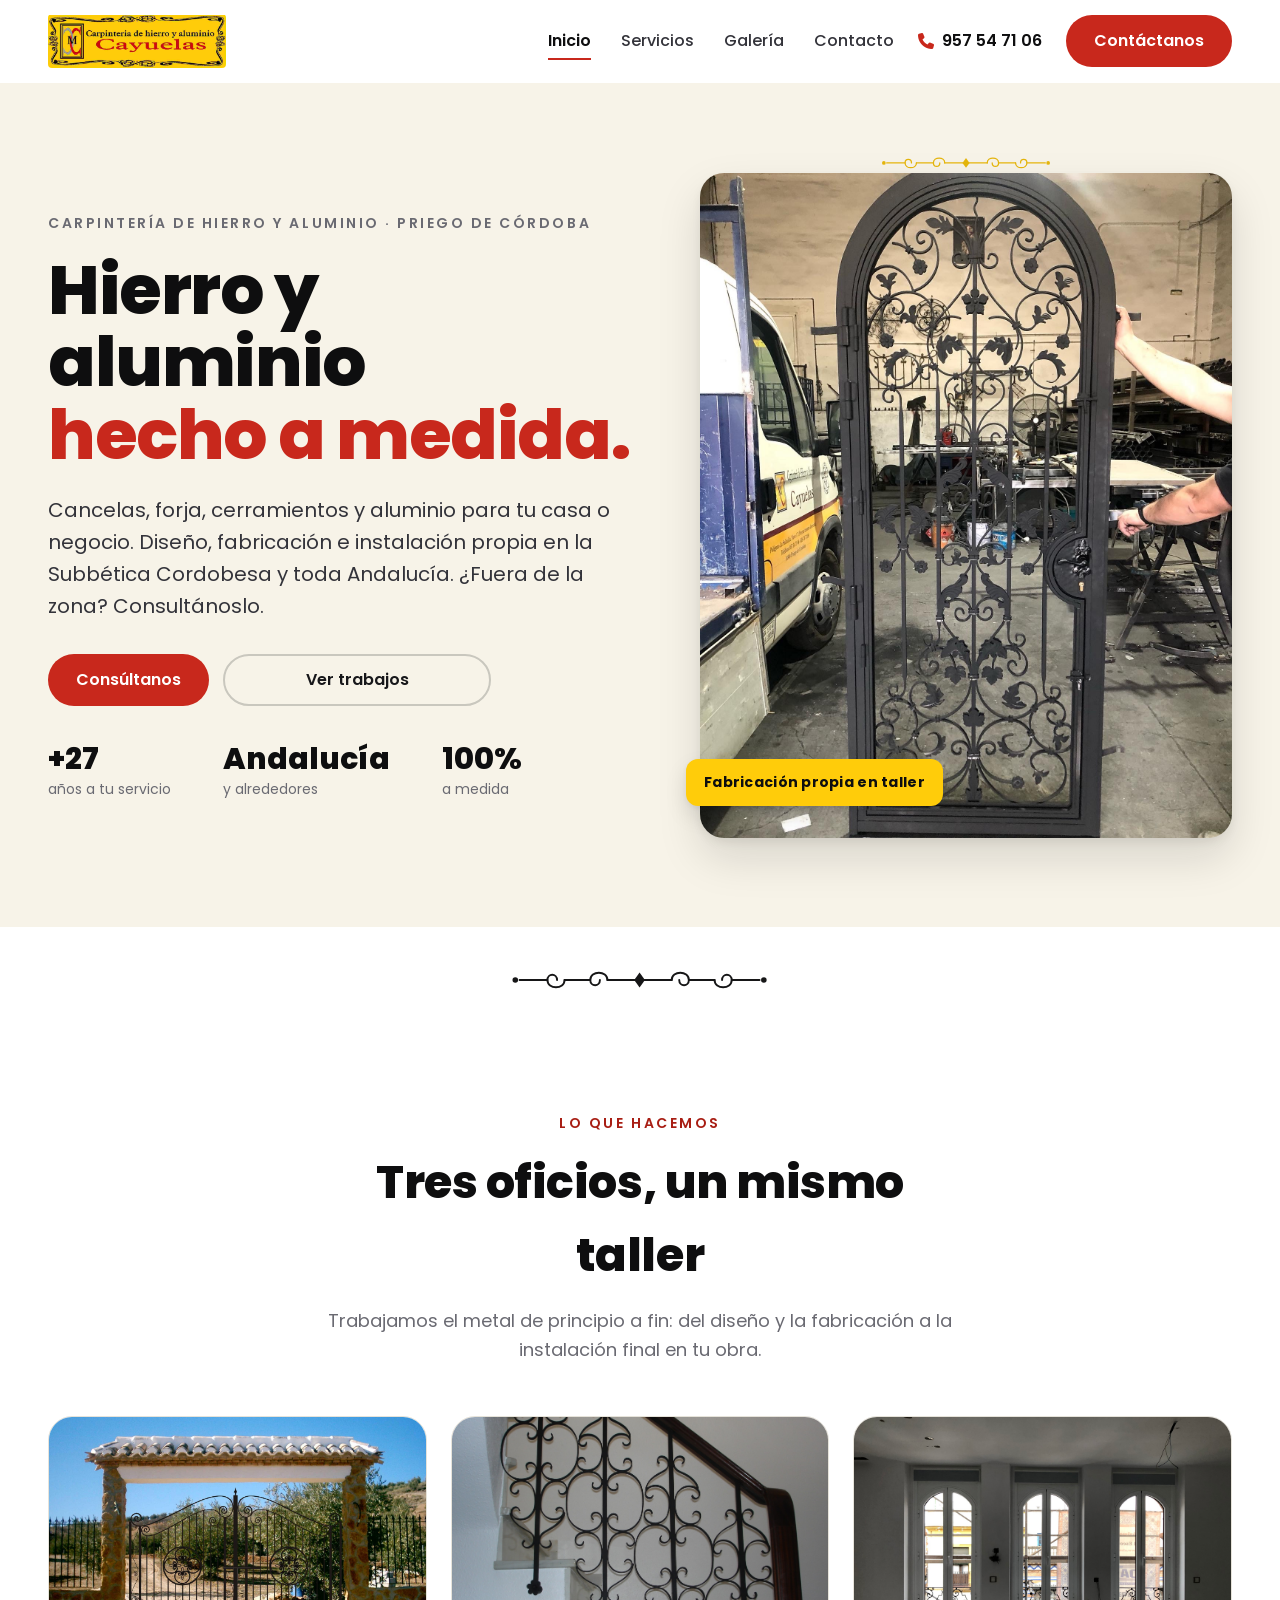
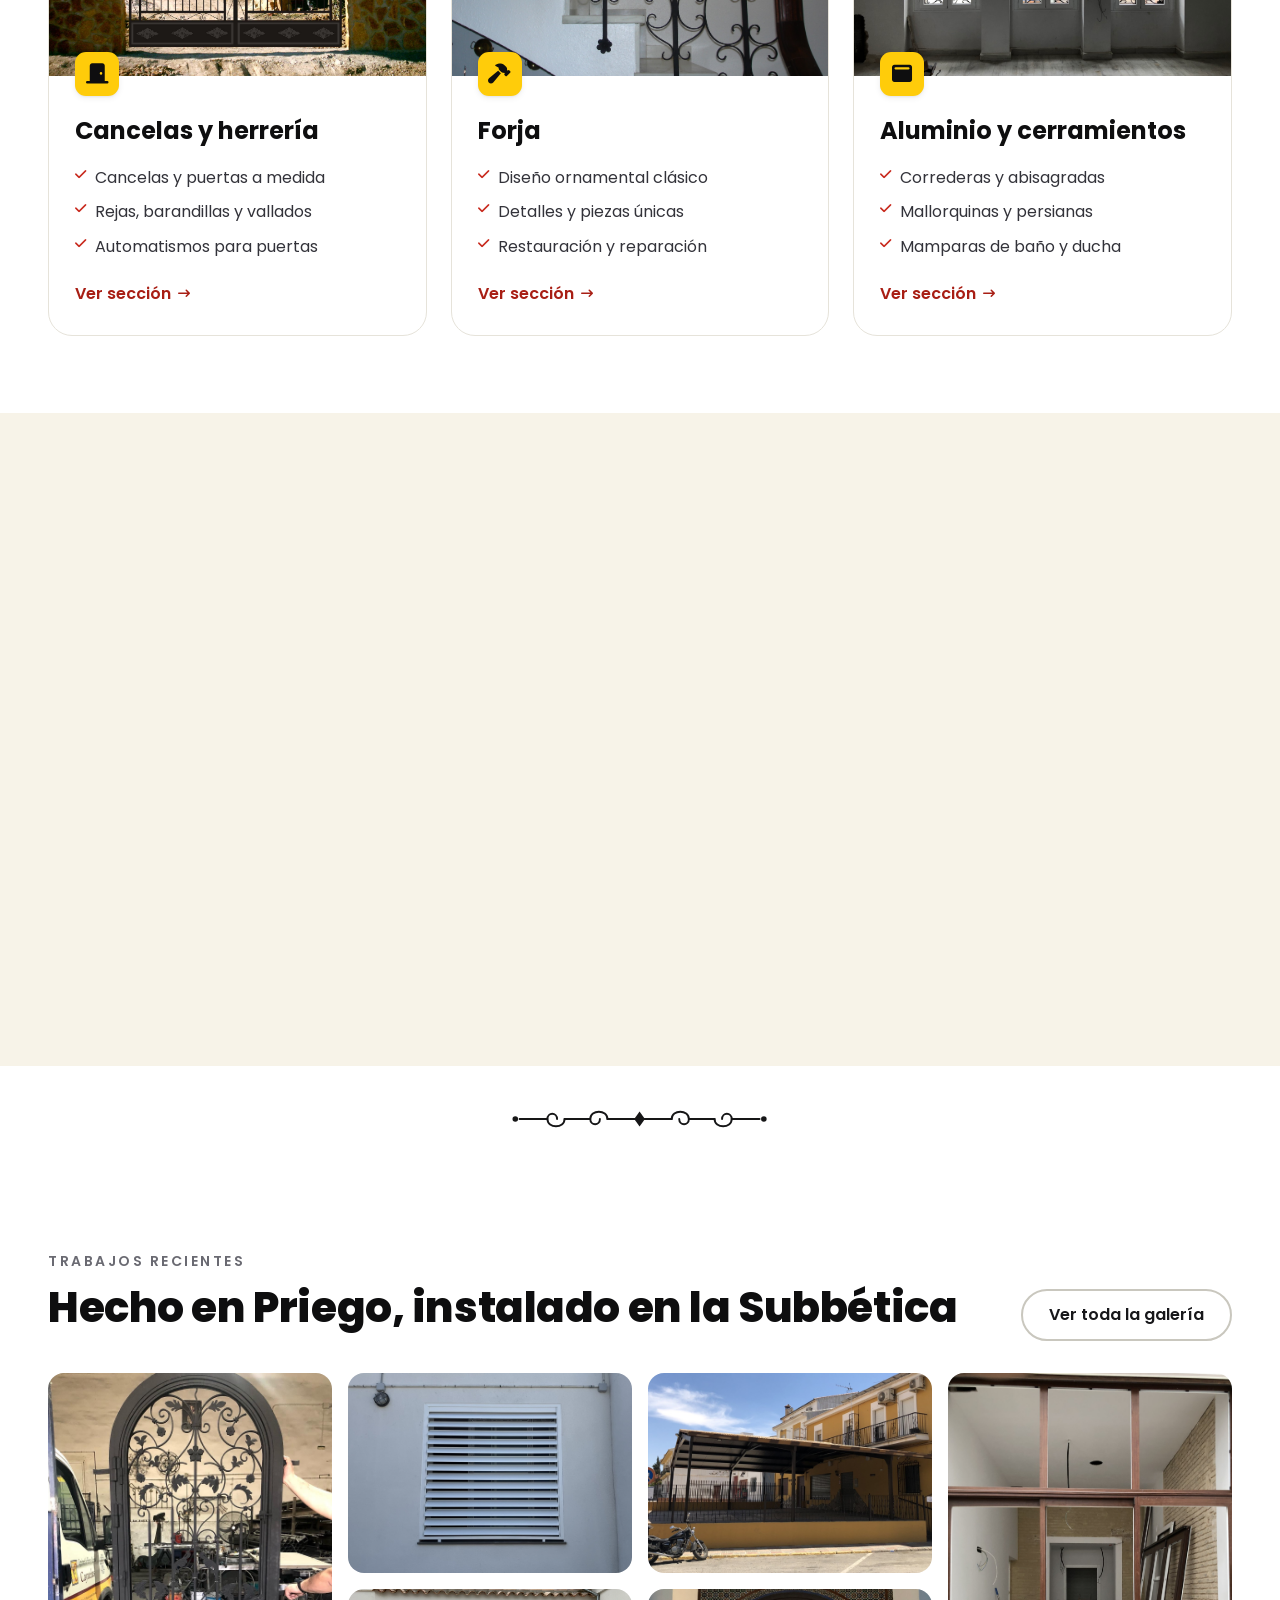
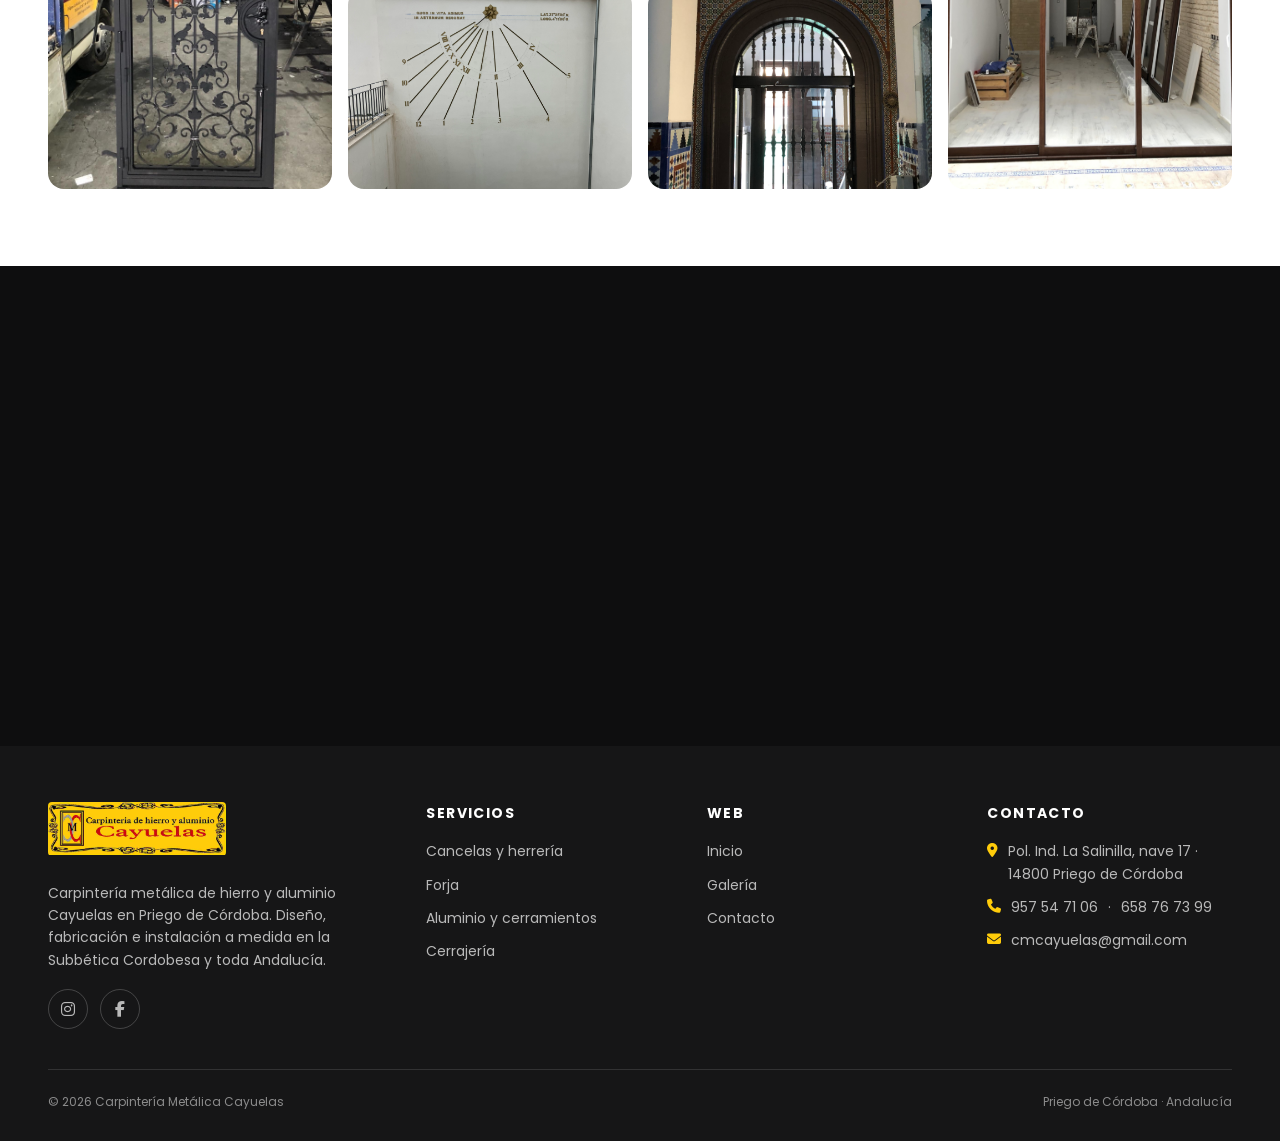
<file: index.html>
<!DOCTYPE html>
<html lang="es">
  <head>
    <meta charset="UTF-8">
    <meta name="viewport" content="width=device-width, initial-scale=1">
    <title>Carpintería Metálica Cayuelas · Hierro y aluminio en Priego de Córdoba</title>
    <meta name="description" content="Carpintería metálica, forja y aluminio a medida en Priego de Córdoba. Cancelas, rejas, cerramientos, mamparas. Atención personalizada en la Subbética y toda Andalucía.">
    <!-- SEO -->
    <link rel="canonical" href="https://carpinteriametalicacayuelas.es/">
    <meta name="robots" content="index, follow">
    <meta name="author" content="Carpintería Metálica Cayuelas">
    <meta name="geo.region" content="ES-CO">
    <meta name="geo.placename" content="Priego de Córdoba">
    <meta property="og:type" content="website">
    <meta property="og:locale" content="es_ES">
    <meta property="og:site_name" content="Carpintería Metálica Cayuelas">
    <meta property="og:title" content="Carpintería Metálica Cayuelas · Hierro y aluminio en Priego de Córdoba">
    <meta property="og:description" content="Carpintería metálica, forja y aluminio a medida en Priego de Córdoba. Cancelas, rejas, cerramientos, mamparas. Atención personalizada en la Subbética y toda Andalucía.">
    <meta property="og:url" content="https://carpinteriametalicacayuelas.es/">
    <meta property="og:image" content="https://carpinteriametalicacayuelas.es/assets/images/logo.png">
    <meta property="og:image:type" content="image/png">
    <meta property="og:image:alt" content="Logotipo Carpintería Metálica Cayuelas">
    <meta name="twitter:card" content="summary_large_image">
    <meta name="twitter:title" content="Carpintería Metálica Cayuelas · Hierro y aluminio en Priego de Córdoba">
    <meta name="twitter:description" content="Carpintería metálica, forja y aluminio a medida en Priego de Córdoba. Cancelas, rejas, cerramientos, mamparas. Atención personalizada en la Subbética y toda Andalucía.">
    <meta name="twitter:image" content="https://carpinteriametalicacayuelas.es/assets/images/logo.png">
    <!-- /SEO -->
    <link rel="icon" type="image/png" href="assets/images/logo.png">
    <meta name="theme-color" content="#ffffff">
    <link rel="preconnect" href="https://fonts.googleapis.com">
    <link rel="preconnect" href="https://fonts.gstatic.com" crossorigin>
    <link rel="preconnect" href="https://cdnjs.cloudflare.com" crossorigin>
    <link rel="stylesheet" href="https://fonts.googleapis.com/css2?family=Poppins:ital,wght@0,300;0,400;0,500;0,600;0,700;0,800;1,400;1,600;1,700&family=JetBrains+Mono:wght@400;500;600&display=swap">
    <link rel="stylesheet" href="https://cdnjs.cloudflare.com/ajax/libs/font-awesome/6.5.1/css/all.min.css">
    <link rel="stylesheet" href="assets/css/theme.css">
    <link rel="stylesheet" href="assets/css/site.css">
    <link rel="stylesheet" href="assets/css/home.css">
    <script type="application/ld+json">
    {
      "@context": "https://schema.org",
      "@type": "LocalBusiness",
      "@id": "https://carpinteriametalicacayuelas.es/#business",
      "name": "Carpinter\u00eda Met\u00e1lica Cayuelas",
      "alternateName": "CMC Cayuelas",
      "description": "Carpinter\u00eda met\u00e1lica, forja y aluminio a medida en Priego de C\u00f3rdoba. Cancelas, rejas, barandillas, cerramientos, mamparas y automatismos.",
      "url": "https://carpinteriametalicacayuelas.es/",
      "image": "https://carpinteriametalicacayuelas.es/assets/images/logo.png",
      "logo": "https://carpinteriametalicacayuelas.es/assets/images/logo.png",
      "telephone": "+34957547106",
      "email": "cmcayuelas@gmail.com",
      "foundingDate": "1999",
      "priceRange": "$",
      "address": {
        "@type": "PostalAddress",
        "streetAddress": "Pol\u00edgono Industrial La Salinilla, nave 17",
        "addressLocality": "Priego de C\u00f3rdoba",
        "addressRegion": "C\u00f3rdoba",
        "postalCode": "14800",
        "addressCountry": "ES"
      },
      "areaServed": [
        {
          "@type": "AdministrativeArea",
          "name": "Subb\u00e9tica Cordobesa"
        },
        {
          "@type": "AdministrativeArea",
          "name": "Provincia de C\u00f3rdoba"
        },
        {
          "@type": "AdministrativeArea",
          "name": "Andaluc\u00eda"
        }
      ],
      "sameAs": [
        "https://www.instagram.com/carpinteria_metalica_cayuelas_",
        "https://es-es.facebook.com/carpinteriametalicacayuelas.canalejo"
      ],
      "hasOfferCatalog": {
        "@type": "OfferCatalog",
        "name": "Servicios",
        "itemListElement": [
          {
            "@type": "Offer",
            "itemOffered": {
              "@type": "Service",
              "name": "Cancelas y herrer\u00eda"
            }
          },
          {
            "@type": "Offer",
            "itemOffered": {
              "@type": "Service",
              "name": "Forja"
            }
          },
          {
            "@type": "Offer",
            "itemOffered": {
              "@type": "Service",
              "name": "Aluminio y cerramientos"
            }
          }
        ]
      }
    }
    </script>
  </head>
  <body class="home">

    <!-- Header -->
    <header class="hdr" data-sticky data-screen-label="Home · Header">
      <div class="container-wide">
        <a href="./" class="cay-logo" aria-label="Carpintería Metálica Cayuelas">
          <span class="plaque"></span>
          <span class="wordmark"><span class="name">Cayuelas</span><span class="sub">Hierro y aluminio</span></span>
        </a>
        <nav class="nav">
          <a href="./" class="active">Inicio</a>
          <a href="servicios/">Servicios</a>
          <a href="galeria/">Galería</a>
          <a href="contacto/">Contacto</a>
        </nav>
        <a href="tel:+34957547106" class="phone"><i class="fa-solid fa-phone" aria-hidden="true"></i> 957 54 71 06</a>
        <a href="contacto/" class="btn btn-primary">Contáctanos</a>
      </div>
    </header>

    <!-- Hero -->
    <section class="hero" data-screen-label="Home · Hero">
      <div class="container-wide">
        <div class="reveal in">
          <span class="eyebrow">Carpintería de hierro y aluminio · Priego de Córdoba</span>
          <h1>Hierro y aluminio<br><em>hecho a medida.</em><br></h1>
          <p class="lead">Cancelas, forja, cerramientos y aluminio para tu casa o negocio. Diseño, fabricación e instalación propia en la Subbética Cordobesa y toda Andalucía. ¿Fuera de la zona? Consultánoslo.</p>
          <div class="cta-row">
            <a href="contacto/" class="btn btn-primary">Consúltanos</a>
            <a href="galeria/" class="btn btn-outline">Ver trabajos</a>
          </div>
          <div class="trust">
            <div class="it"><span class="n">+27</span><span class="l">años a tu servicio</span></div>
            <div class="it"><span class="n">Andalucía</span><span class="l">y alrededores</span></div>
            <div class="it"><span class="n">100%</span><span class="l">a medida</span></div>
          </div>
        </div>
        <div class="hero-media reveal in">
          <img src="assets/images/gallery/puerta-casa-forja.jpg" alt="Puerta de casa de forja" class="ph" style="object-fit: cover; width: 100%; height: 100%;">
          <div class="tag">Fabricación propia en taller</div>
          <span class="corner forja-divider"></span>
        </div>
      </div>
    </section>

    <div class="divwrap"><span class="forja-divider"></span></div>

    <!-- Services -->
    <section class="svc" id="servicios">
      <div class="container">
        <div class="sec-head reveal">
          <span class="eyebrow">Lo que hacemos</span>
          <h2>Tres oficios, un mismo taller</h2>
          <p>Trabajamos el metal de principio a fin: del diseño y la fabricación a la instalación final en tu obra.</p>
        </div>
        <div class="svc-grid">
          <article class="scard reveal">
            <img src="assets/images/gallery/cancela-grande-exterior.jpg" alt="Cancela de herrería" class="pic ph" style="object-fit: cover; width: 100%; height: 100%;">
            <div class="body">
              <span class="ix"><i class="fa-solid fa-door-closed" aria-hidden="true"></i></span>
              <h3>Cancelas y herrería</h3>
              <ul>
                <li><i class="fa-solid fa-check" aria-hidden="true"></i> Cancelas y puertas a medida</li>
                <li><i class="fa-solid fa-check" aria-hidden="true"></i> Rejas, barandillas y vallados</li>
                <li><i class="fa-solid fa-check" aria-hidden="true"></i> Automatismos para puertas</li>
              </ul>
              <a href="servicios/#cancelas" class="more">Ver sección <i class="fa-solid fa-arrow-right-long" aria-hidden="true"></i></a>
            </div>
          </article>
          <article class="scard reveal">
            <img src="assets/images/gallery/barandilla-de-forja.jpg" alt="Rejas de forja artesanales" class="pic ph" style="object-fit: cover; width: 100%; height: 100%;">
            <div class="body">
              <span class="ix"><i class="fa-solid fa-hammer" aria-hidden="true"></i></span>
              <h3>Forja</h3>
              <ul>
                <li><i class="fa-solid fa-check" aria-hidden="true"></i> Diseño ornamental clásico</li>
                <li><i class="fa-solid fa-check" aria-hidden="true"></i> Detalles y piezas únicas</li>
                <li><i class="fa-solid fa-check" aria-hidden="true"></i> Restauración y reparación</li>
              </ul>
              <a href="servicios/#forja" class="more">Ver sección <i class="fa-solid fa-arrow-right-long" aria-hidden="true"></i></a>
            </div>
          </article>
          <article class="scard reveal">
            <img src="assets/images/gallery/ventanas-aluminio.jpg" alt="Ventanas de aluminio" class="pic ph" style="object-fit: cover; width: 100%; height: 100%;">
            <div class="body">
              <span class="ix"><i class="fa-solid fa-window-maximize" aria-hidden="true"></i></span>
              <h3>Aluminio y cerramientos</h3>
              <ul>
                <li><i class="fa-solid fa-check" aria-hidden="true"></i> Correderas y abisagradas</li>
                <li><i class="fa-solid fa-check" aria-hidden="true"></i> Mallorquinas y persianas</li>
                <li><i class="fa-solid fa-check" aria-hidden="true"></i> Mamparas de baño y ducha</li>
              </ul>
              <a href="servicios/#aluminio" class="more">Ver sección <i class="fa-solid fa-arrow-right-long" aria-hidden="true"></i></a>
            </div>
          </article>
        </div>
      </div>
    </section>

    <!-- Why us -->
    <section class="why">
      <div class="container">
        <div class="sec-head reveal">
          <span class="eyebrow">Por qué Cayuelas</span>
          <h2>El metal bien hecho se nota</h2>
        </div>
        <div class="why-grid">
          <div class="wcard reveal">
            <span class="ic"><i class="fa-solid fa-shield-halved" aria-hidden="true"></i></span>
            <h4>Materiales de calidad</h4>
            <p>Doble acristalamiento, vidrios de seguridad y sistemas europeos de aluminio.</p>
          </div>
          <div class="wcard reveal">
            <span class="ic"><i class="fa-solid fa-hammer" aria-hidden="true"></i></span>
            <h4>Fabricación propia</h4>
            <p>Diseñamos y fabricamos en nuestro taller de Priego: control total de cada pieza.</p>
          </div>
          <div class="wcard reveal">
            <span class="ic"><i class="fa-solid fa-ruler-combined" aria-hidden="true"></i></span>
            <h4>Medida exacta</h4>
            <p>Tomamos medidas en tu casa u obra para que todo encaje al milímetro.</p>
          </div>
          <div class="wcard reveal">
            <span class="ic"><i class="fa-solid fa-screwdriver-wrench" aria-hidden="true"></i></span>
            <h4>Instalación incluida</h4>
            <p>Nos encargamos del montaje y la puesta a punto. Tú no te preocupas de nada.</p>
          </div>
        </div>
      </div>
    </section>

    <div class="divwrap"><span class="forja-divider"></span></div>

    <!-- Gallery -->
    <section class="gal">
      <div class="container">
        <div class="gal-head reveal">
          <div>
            <span class="eyebrow">Trabajos recientes</span>
            <h2>Hecho en Priego, instalado en la Subbética</h2>
          </div>
          <a href="galeria/" class="btn btn-outline">Ver toda la galería</a>
        </div>
        <div class="gal-grid">
          <img src="assets/images/gallery/puerta-casa-forja.jpg" alt="Puerta de casa de forja" class="ph reveal" style="object-fit: cover; width: 100%; height: 100%;">
          <img src="assets/images/gallery/reja-persiana-aluminio.jpg" alt="Reja / Persiana de aluminio" class="ph reveal" style="object-fit: cover; width: 100%; height: 100%;">
          <img src="assets/images/gallery/tejado-aluminio.jpg" alt="Tejado de aluminio" class="ph reveal" style="object-fit: cover; width: 100%; height: 100%;">
          <img src="assets/images/gallery/puerta-patio-aluminio.jpg" alt="Puerta patio interior 3 hojas" class="ph reveal" style="object-fit: cover; width: 100%; height: 100%;">
          <img src="assets/images/gallery/reloj-solar-forja.jpg" alt="Reloj solar de pared" class="ph reveal" style="object-fit: cover; width: 100%; height: 100%;">
          <img src="assets/images/gallery/puerta-hotel-forja.jpg" alt="Puerta de forja para hotel" class="ph reveal" style="object-fit: cover; width: 100%; height: 100%;">
        </div>
      </div>
    </section>

    <!-- Contact CTA -->
    <section class="cta" id="contacto">
      <div class="container">
        <div class="inner">
          <div class="reveal">
            <span class="forja-divider" style="justify-content:flex-start; margin-bottom:22px; color: var(--cay-ink-400);"></span>
            <h2>¿Tienes un proyecto<br>en mente? <em>Te lo presupuestamos.</em></h2>
            <p>Cuéntanos qué necesitas —una cancela, cerramiento, mampara o un trabajo de forja— y valoramos tu proyecto. Trabajamos en la Subbética Cordobesa y toda Andalucía; si estás fuera, consultánoslo y lo vemos.</p>
          </div>
          <div class="cta-phones reveal">
            <a href="tel:+34957547106"><span class="ic"><i class="fa-solid fa-phone" aria-hidden="true"></i></span><span><span class="t">Taller</span><br><span class="n">957 54 71 06</span></span></a>
            <a href="tel:+34658767399"><span class="ic"><i class="fa-solid fa-mobile-screen-button" aria-hidden="true"></i></span><span><span class="t">Móvil</span><br><span class="n">658 76 73 99</span></span></a>
            <a href="mailto:cmcayuelas@gmail.com" style="background:var(--cay-yellow-500);border-color:var(--cay-yellow-500);color:var(--cay-black-900);justify-content:center;font-weight:var(--fw-bold);"><i class="fa-solid fa-envelope" aria-hidden="true"></i> cmcayuelas@gmail.com</a>
          </div>
        </div>
      </div>
    </section>

    <!-- Footer -->
    <footer class="ft" data-footer></footer>

    <script src="assets/js/main.js"></script>
    <script src="assets/js/footer.js"></script>
  </body>
</html>
</file>
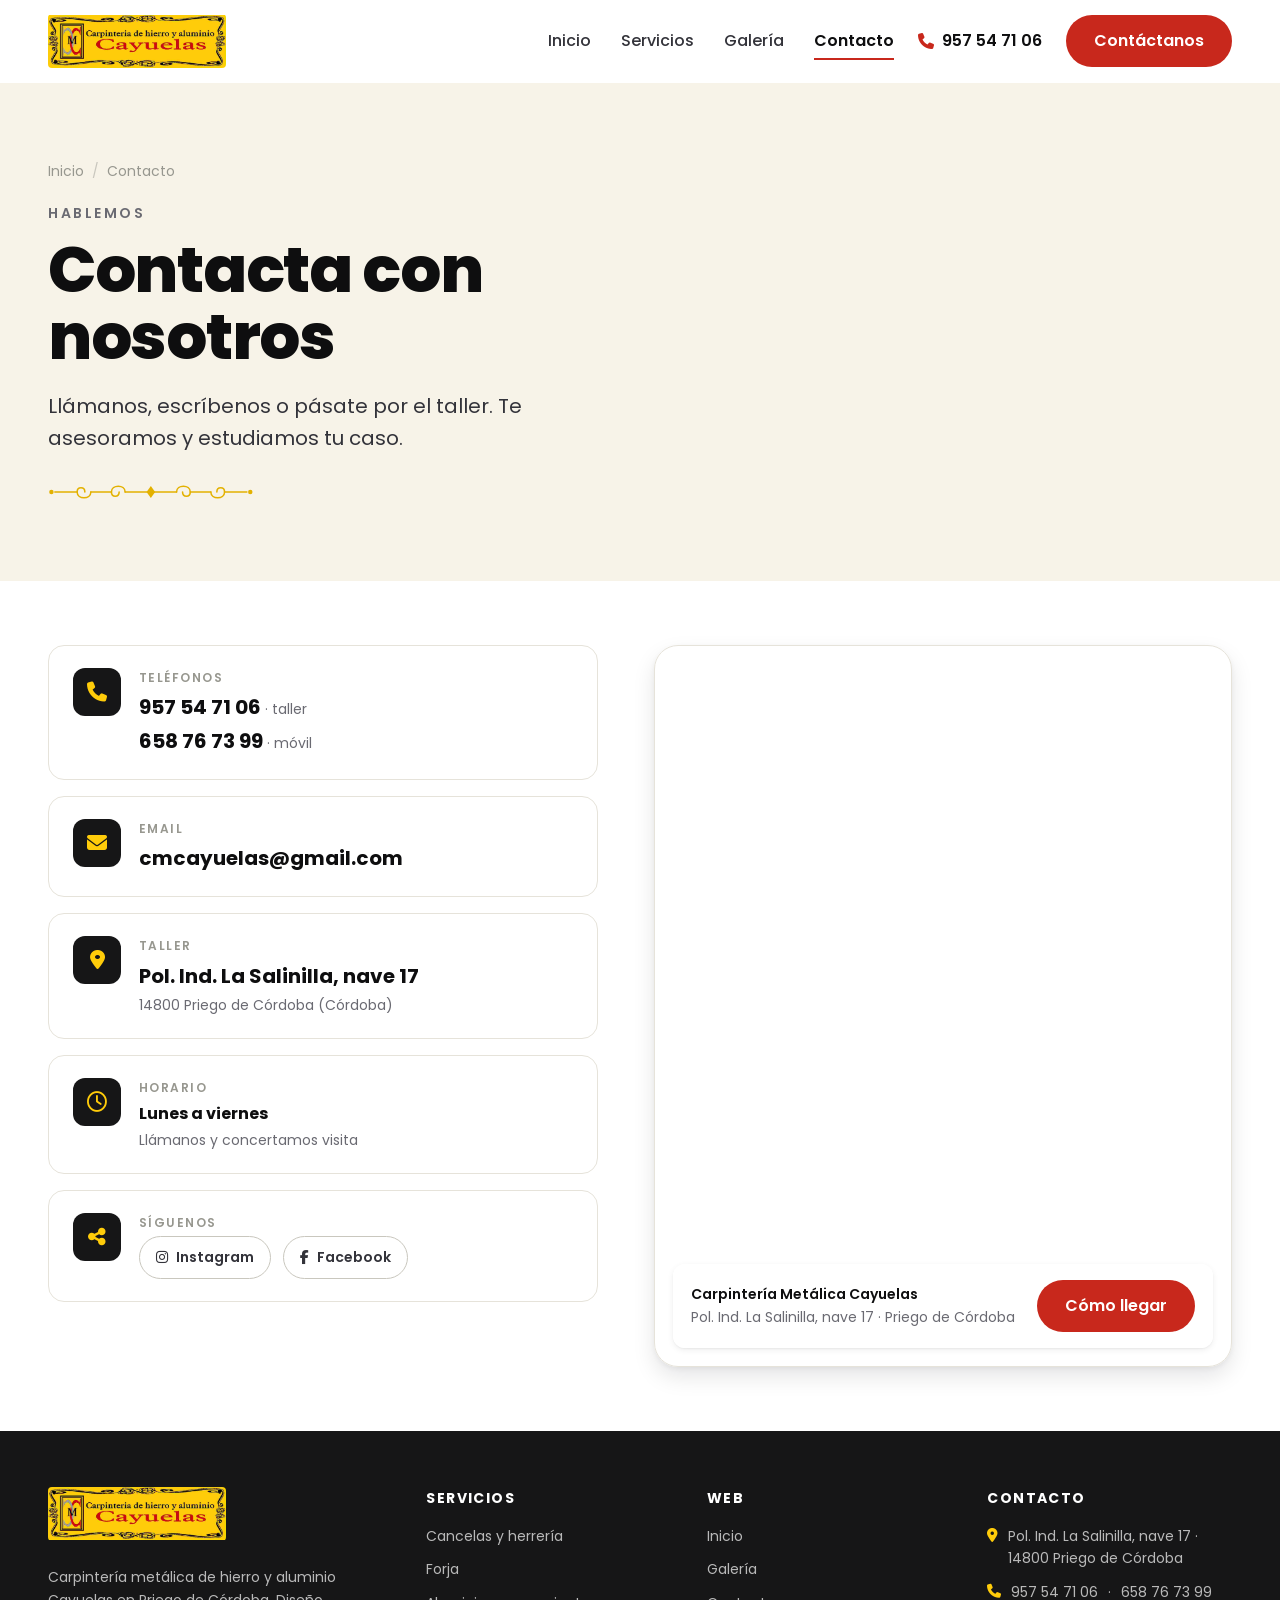
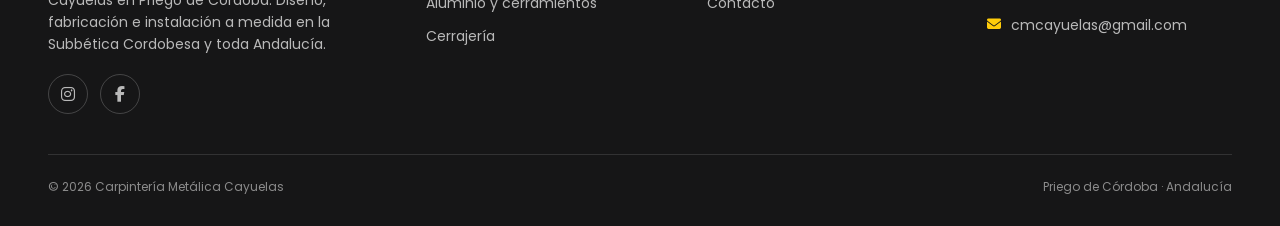
<file: contacto/index.html>
<!DOCTYPE html>
<html lang="es">
  <head>
    <meta charset="UTF-8">
    <meta name="viewport" content="width=device-width, initial-scale=1">
    <title>Contacto y presupuesto · Carpintería Metálica Cayuelas</title>
    <meta name="description" content="Contacta con Carpintería Metálica Cayuelas en Priego de Córdoba. Teléfono, email y dirección del taller. Atención personalizada.">
    <!-- SEO -->
    <link rel="canonical" href="https://carpinteriametalicacayuelas.es/contacto/">
    <meta name="robots" content="index, follow">
    <meta name="author" content="Carpintería Metálica Cayuelas">
    <meta name="geo.region" content="ES-CO">
    <meta name="geo.placename" content="Priego de Córdoba">
    <meta property="og:type" content="website">
    <meta property="og:locale" content="es_ES">
    <meta property="og:site_name" content="Carpintería Metálica Cayuelas">
    <meta property="og:title" content="Contacto y presupuesto · Carpintería Metálica Cayuelas">
    <meta property="og:description" content="Contacta con nosotros. Teléfono, email y taller en el Pol. Ind. La Salinilla, Priego de Córdoba. Cancelas, forja y aluminio a medida.">
    <meta property="og:url" content="https://carpinteriametalicacayuelas.es/contacto/">
    <meta property="og:image" content="https://carpinteriametalicacayuelas.es/assets/images/logo.png">
    <meta property="og:image:type" content="image/png">
    <meta property="og:image:alt" content="Logotipo Carpintería Metálica Cayuelas">
    <meta name="twitter:card" content="summary">
    <meta name="twitter:title" content="Contacto y presupuesto · Carpintería Metálica Cayuelas">
    <meta name="twitter:description" content="Contacta con nosotros. Teléfono, email y taller en el Pol. Ind. La Salinilla, Priego de Córdoba. Cancelas, forja y aluminio a medida.">
    <meta name="twitter:image" content="https://carpinteriametalicacayuelas.es/assets/images/logo.png">
    <!-- /SEO -->
    <link rel="icon" type="image/png" href="../assets/images/logo.png">
    <meta name="theme-color" content="#ffffff">
    <link rel="preconnect" href="https://fonts.googleapis.com">
    <link rel="preconnect" href="https://fonts.gstatic.com" crossorigin>
    <link rel="preconnect" href="https://cdnjs.cloudflare.com" crossorigin>
    <link rel="stylesheet" href="https://fonts.googleapis.com/css2?family=Poppins:ital,wght@0,300;0,400;0,500;0,600;0,700;0,800;1,400;1,600;1,700&family=JetBrains+Mono:wght@400;500;600&display=swap">
    <link rel="stylesheet" href="https://cdnjs.cloudflare.com/ajax/libs/font-awesome/6.5.1/css/all.min.css">
    <link rel="stylesheet" href="../assets/css/theme.css">
    <link rel="stylesheet" href="../assets/css/site.css">
    <link rel="stylesheet" href="../assets/css/contacto.css">
    <script type="application/ld+json">
    {
      "@context": "https://schema.org",
      "@graph": [
        {
          "@type": "LocalBusiness",
          "@id": "https://carpinteriametalicacayuelas.es/#business",
          "name": "Carpinter\u00eda Met\u00e1lica Cayuelas",
          "alternateName": "CMC Cayuelas",
          "description": "Carpinter\u00eda met\u00e1lica, forja y aluminio a medida en Priego de C\u00f3rdoba. Cancelas, rejas, barandillas, cerramientos, mamparas y automatismos.",
          "url": "https://carpinteriametalicacayuelas.es/",
          "image": "https://carpinteriametalicacayuelas.es/assets/images/logo.png",
          "logo": "https://carpinteriametalicacayuelas.es/assets/images/logo.png",
          "telephone": "+34957547106",
          "email": "cmcayuelas@gmail.com",
          "foundingDate": "1999",
          "priceRange": "$",
          "address": {
            "@type": "PostalAddress",
            "streetAddress": "Pol\u00edgono Industrial La Salinilla, nave 17",
            "addressLocality": "Priego de C\u00f3rdoba",
            "addressRegion": "C\u00f3rdoba",
            "postalCode": "14800",
            "addressCountry": "ES"
          },
          "areaServed": [
            {
              "@type": "AdministrativeArea",
              "name": "Subb\u00e9tica Cordobesa"
            },
            {
              "@type": "AdministrativeArea",
              "name": "Provincia de C\u00f3rdoba"
            },
            {
              "@type": "AdministrativeArea",
              "name": "Andaluc\u00eda"
            }
          ],
          "sameAs": [
            "https://www.instagram.com/carpinteria_metalica_cayuelas_",
            "https://es-es.facebook.com/carpinteriametalicacayuelas.canalejo"
          ]
        },
        {
          "@type": "ContactPage",
          "@id": "https://carpinteriametalicacayuelas.es/contacto/#page",
          "url": "https://carpinteriametalicacayuelas.es/contacto/",
          "name": "Contacto y presupuesto \u2014 Carpinter\u00eda Met\u00e1lica Cayuelas",
          "description": "Contacta con Carpinter\u00eda Met\u00e1lica Cayuelas en Priego de C\u00f3rdoba. Tel\u00e9fono, email y direcci\u00f3n del taller. Atención personalizada.",
          "isPartOf": {
            "@id": "https://carpinteriametalicacayuelas.es/#business"
          },
          "inLanguage": "es-ES"
        },
        {
          "@type": "BreadcrumbList",
          "itemListElement": [
            {
              "@type": "ListItem",
              "position": 1,
              "name": "Inicio",
              "item": "https://carpinteriametalicacayuelas.es/"
            },
            {
              "@type": "ListItem",
              "position": 2,
              "name": "Contacto",
              "item": "https://carpinteriametalicacayuelas.es/contacto/"
            }
          ]
        }
      ]
    }
    </script>
  </head>
  <body class="page">

    <header class="hdr" data-sticky data-screen-label="Contact · Header">
      <div class="container-wide">
        <a href="../" class="cay-logo" aria-label="Carpintería Metálica Cayuelas">
          <span class="plaque"></span>
          <span class="wordmark"><span class="name">Cayuelas</span><span class="sub">Hierro y aluminio</span></span>
        </a>
        <nav class="nav">
          <a href="../">Inicio</a>
          <a href="../servicios/">Servicios</a>
          <a href="../galeria/">Galería</a>
          <a href="../contacto/" class="active">Contacto</a>
        </nav>
        <a href="tel:+34957547106" class="phone"><i class="fa-solid fa-phone" aria-hidden="true"></i> 957 54 71 06</a>
        <a href="../contacto/" class="btn btn-primary">Contáctanos</a>
      </div>
    </header>

    <!-- Page hero -->
    <section class="page-hero" data-screen-label="Contact · Page hero">
      <div class="container">
        <div class="crumbs"><a href="../">Inicio</a><span>/</span>Contacto</div>
        <span class="eyebrow">Hablemos</span>
        <h1>Contacta con nosotros</h1>
        <p class="lead">Llámanos, escríbenos o pásate por el taller. Te asesoramos y estudiamos tu caso.</p>
        <span class="forja-divider"></span>
      </div>
    </section>

    <!-- Contact -->
    <section class="contact">
      <div class="container">
        <div class="wrap">
          <!-- Contact details -->
          <div class="cards reveal">
            <div class="ccard">
              <span class="ic"><i class="fa-solid fa-phone" aria-hidden="true"></i></span>
              <div>
                <div class="t">Teléfonos</div>
                <div class="v">
                  <a href="tel:+34957547106">957 54 71 06 <small>· taller</small></a>
                  <a href="tel:+34658767399">658 76 73 99 <small>· móvil</small></a>
                </div>
              </div>
            </div>
            <div class="ccard">
              <span class="ic"><i class="fa-solid fa-envelope" aria-hidden="true"></i></span>
              <div>
                <div class="t">Email</div>
                <div class="v"><a href="mailto:cmcayuelas@gmail.com">cmcayuelas@gmail.com</a></div>
              </div>
            </div>
            <div class="ccard">
              <span class="ic"><i class="fa-solid fa-location-dot" aria-hidden="true"></i></span>
              <div>
                <div class="t">Taller</div>
                <div class="v">Pol. Ind. La Salinilla, nave 17<small>14800 Priego de Córdoba (Córdoba)</small></div>
              </div>
            </div>
            <div class="ccard">
              <span class="ic"><i class="fa-regular fa-clock" aria-hidden="true"></i></span>
              <div>
                <div class="t">Horario</div>
                <div class="v" style="font-size:var(--fs-base);">Lunes a viernes<small>Llámanos y concertamos visita</small></div>
              </div>
            </div>
            <div class="ccard">
              <span class="ic"><i class="fa-solid fa-share-nodes" aria-hidden="true"></i></span>
              <div>
                <div class="t">Síguenos</div>
                <div class="socials">
                  <a href="https://www.instagram.com/carpinteria_metalica_cayuelas_" target="_blank" rel="noopener"><i class="fa-brands fa-instagram" aria-hidden="true"></i> Instagram</a>
                  <a href="https://es-es.facebook.com/carpinteriametalicacayuelas.canalejo" target="_blank" rel="noopener"><i class="fa-brands fa-facebook-f" aria-hidden="true"></i> Facebook</a>
                </div>
              </div>
            </div>
          </div>

          <!-- Map -->
          <div class="mapwrap reveal">
            <div style="width: 100%; aspect-ratio: 4/5; overflow: hidden; position: relative;">
              <iframe src="https://www.google.com/maps/d/embed?mid=1YFzTAyxmb4Qo3qHBHVpWLuB_xegxrQM" style="border:0; width:100%; height:calc(100% + 160px); margin-top:-70px; display:block; position: absolute;" allowfullscreen="" loading="lazy" referrerpolicy="no-referrer-when-downgrade"></iframe>
            </div>
            <div class="card">
              <div class="a">Carpintería Metálica Cayuelas<span>Pol. Ind. La Salinilla, nave 17 · Priego de Córdoba</span></div>
              <a class="btn btn-primary" href="https://www.google.com/maps/place/Carpinter%C3%ADa+Met%C3%A1lica+de+Hierro+y+Aluminio+Cayuelas/@37.4438382,-4.208283,1013m/data=!3m1!1e3!4m6!3m5!1s0xd6d90f22f71b553:0x96fb1e61c460d604!8m2!3d37.445078!4d-4.2079443!16s%2Fg%2F1td8_gmf?entry=ttu&g_ep=EgoyMDI2MDkwMi4wIKXMDSoASAFQAw%3D%3D" target="_blank" rel="noopener">Cómo llegar</a>
            </div>
          </div>
        </div>
      </div>
    </section>

    <footer class="ft" data-footer></footer>

    <script src="../assets/js/main.js"></script>
    <script>window.CMC_BASE="../";</script>
    <script src="../assets/js/footer.js"></script>
  </body>
</html>
</file>
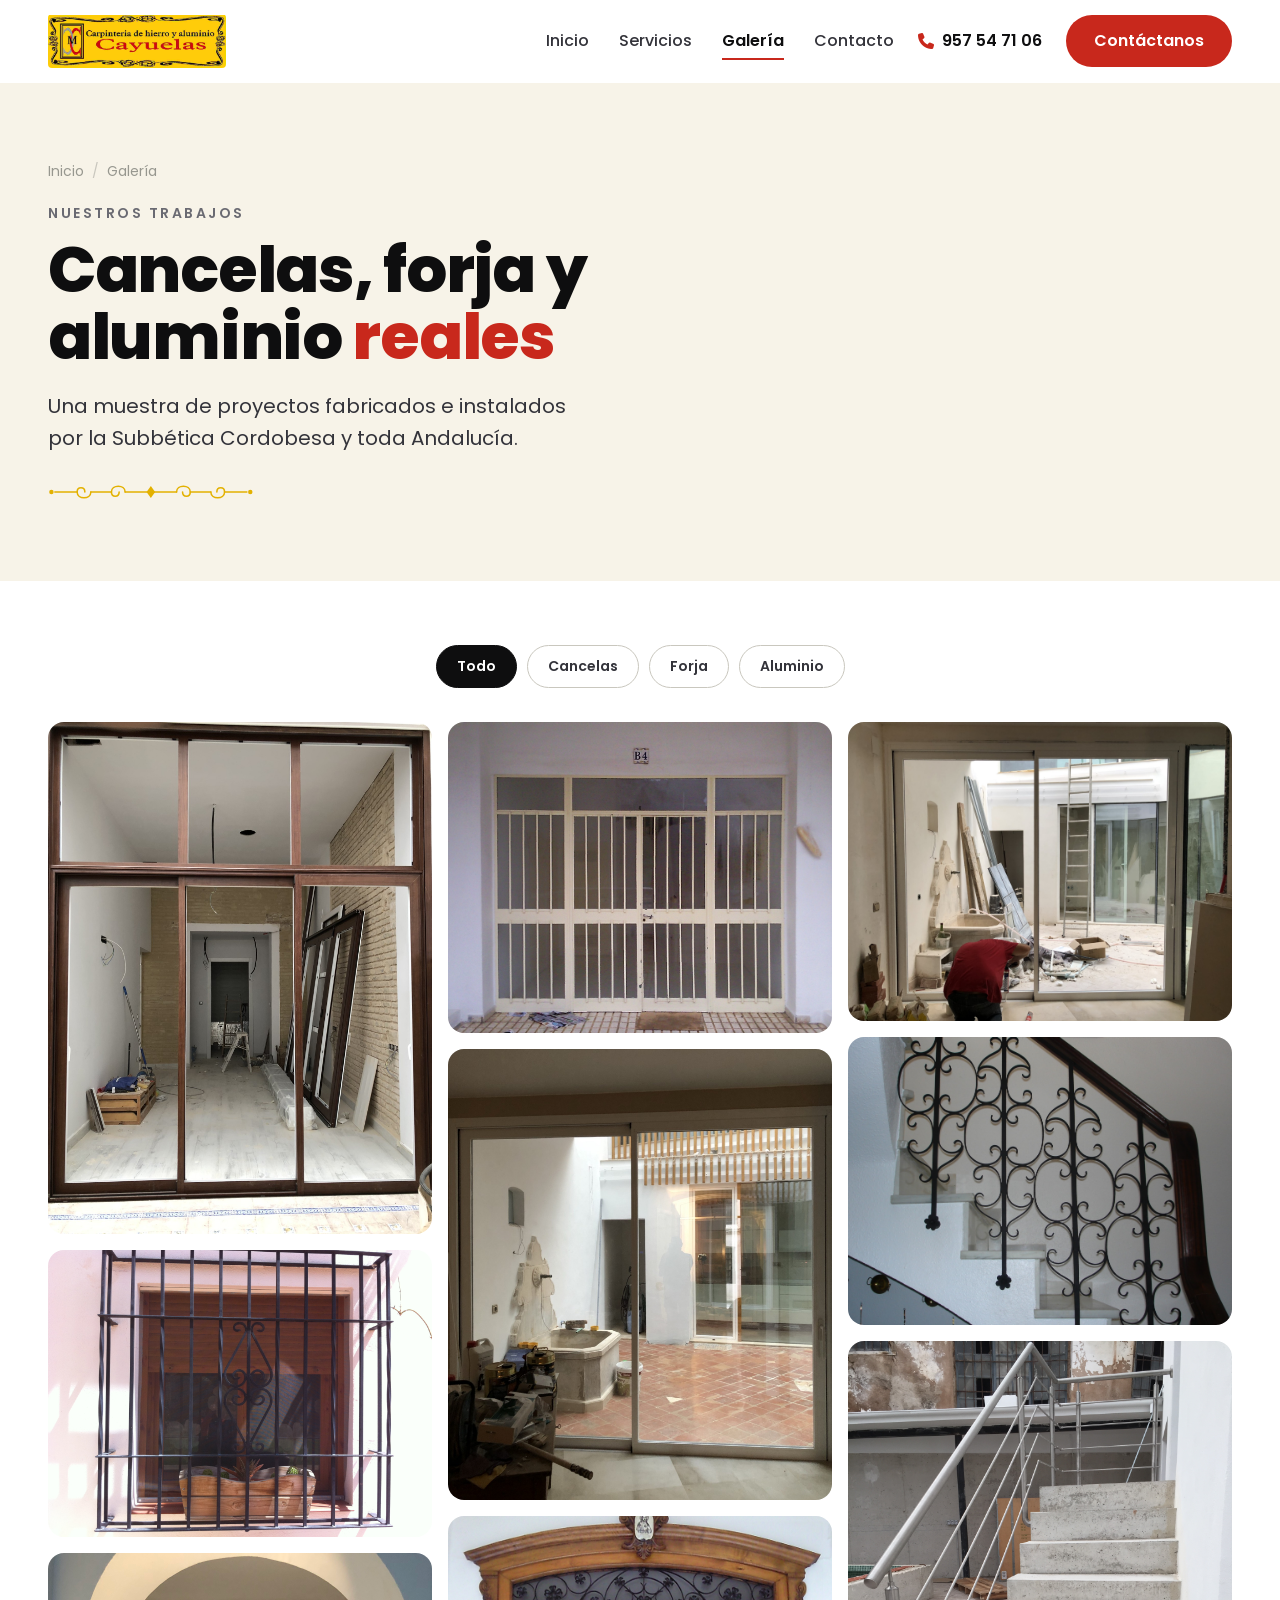
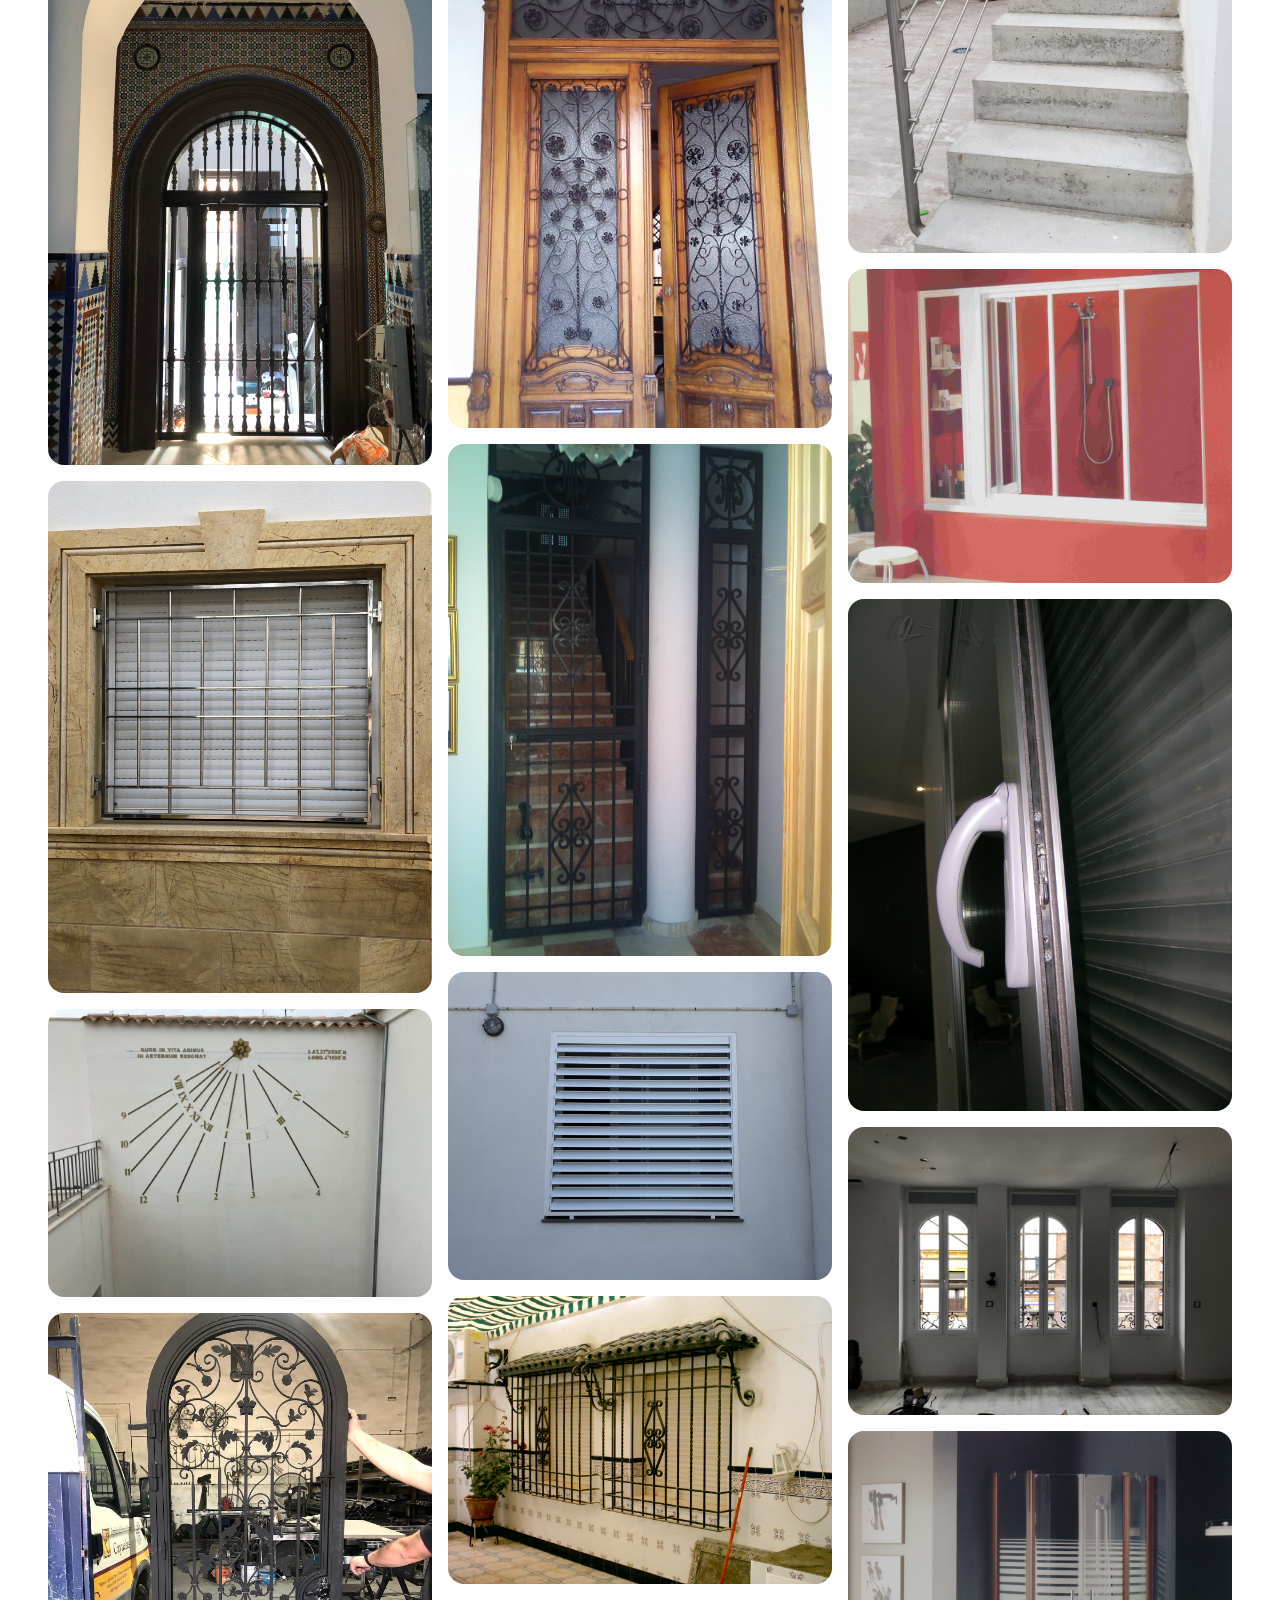
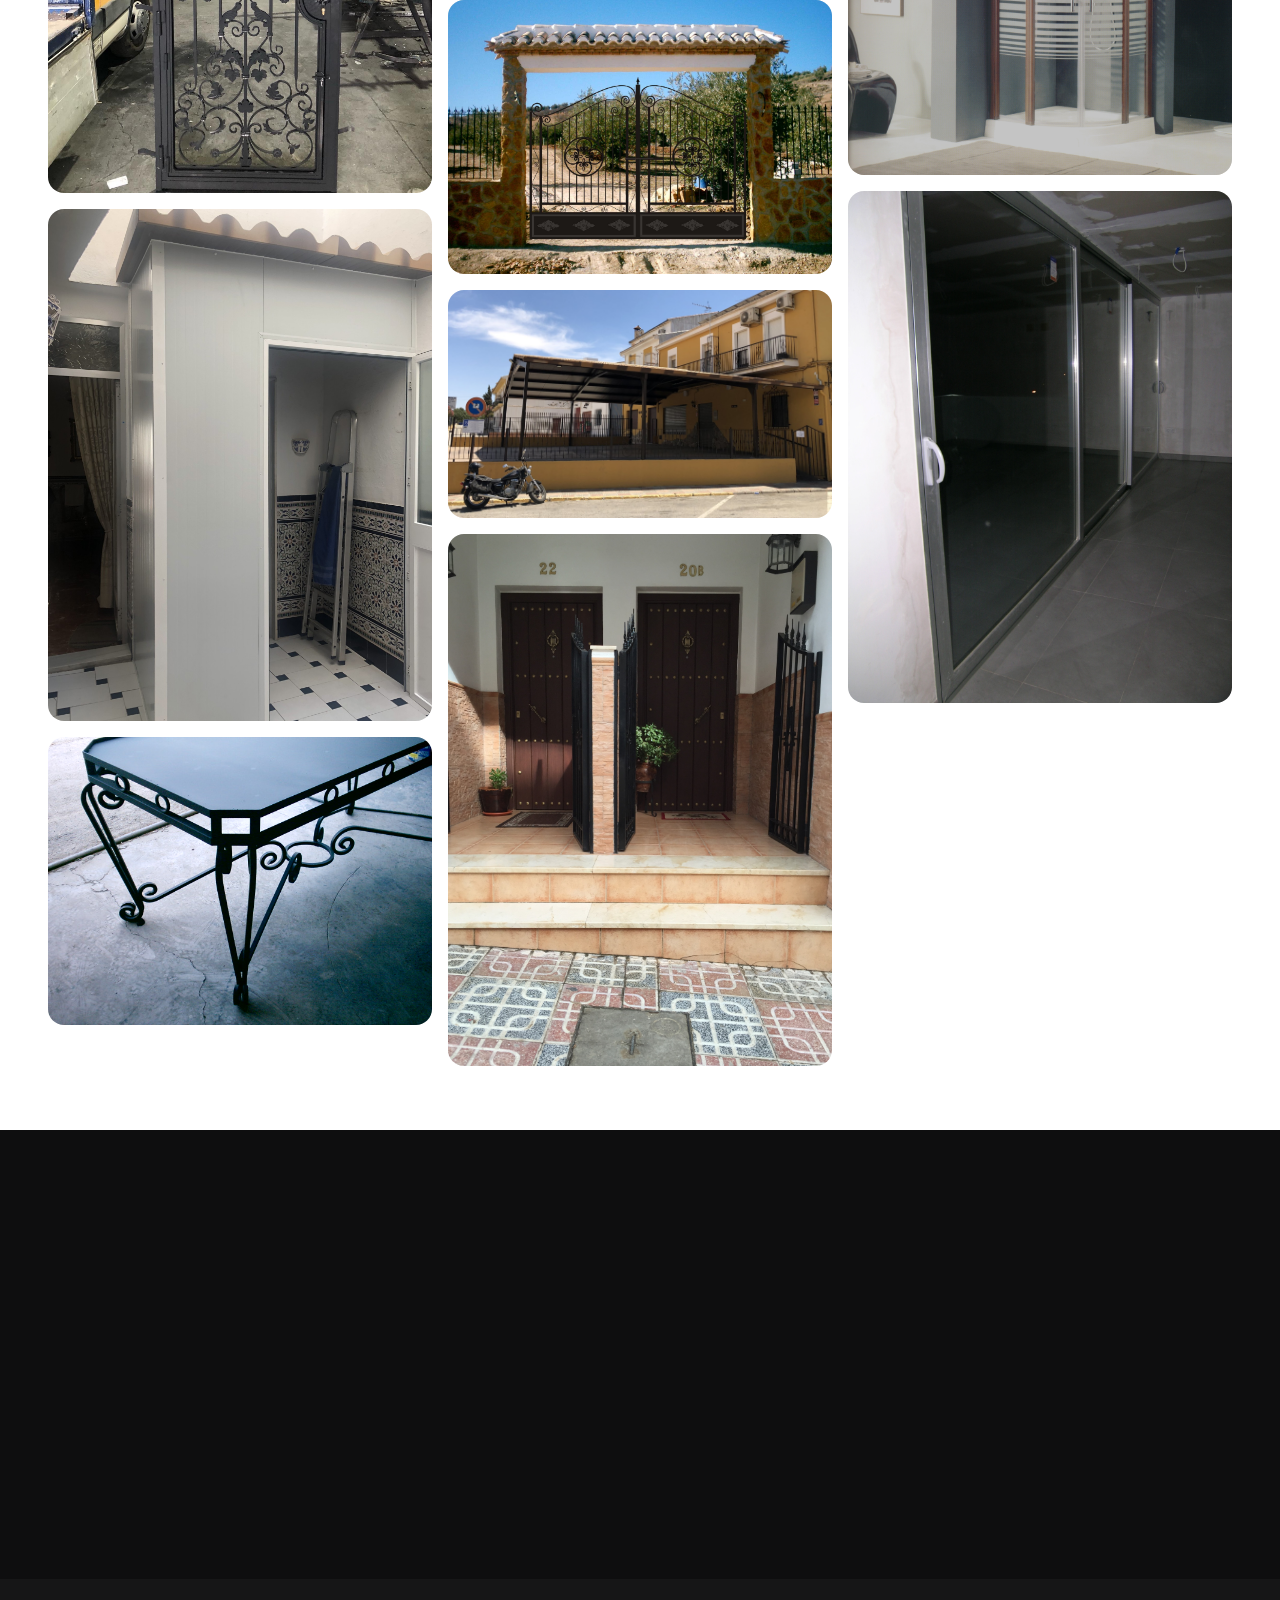
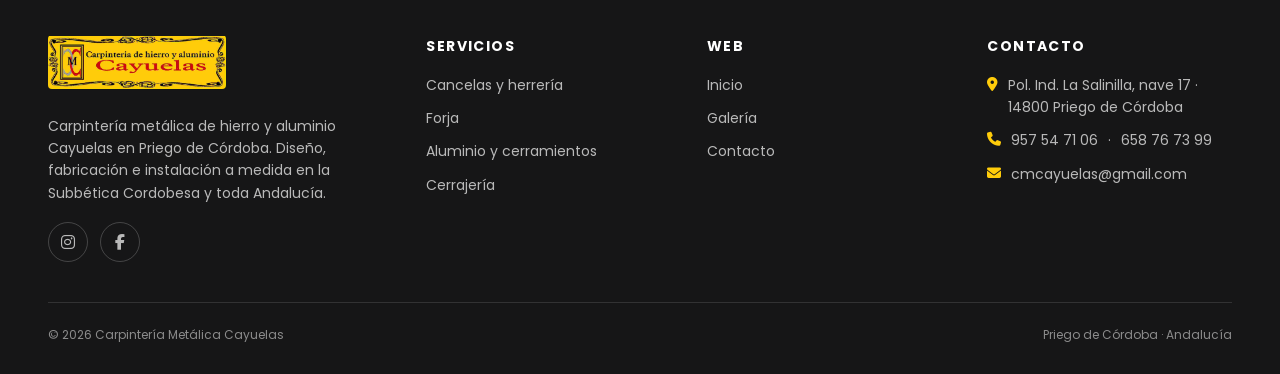
<file: galeria/index.html>
<!DOCTYPE html>
<html lang="es">
  <head>
    <meta charset="UTF-8">
    <meta name="viewport" content="width=device-width, initial-scale=1">
    <title>Galería de trabajos · Carpintería Metálica Cayuelas</title>
    <meta name="description" content="Galería de trabajos: cancelas, forja y aluminio fabricados e instalados por Carpintería Metálica Cayuelas en Priego de Córdoba y la Subbética.">
    <!-- SEO -->
    <link rel="canonical" href="https://carpinteriametalicacayuelas.es/galeria/">
    <meta name="robots" content="index, follow">
    <meta name="author" content="Carpintería Metálica Cayuelas">
    <meta name="geo.region" content="ES-CO">
    <meta name="geo.placename" content="Priego de Córdoba">
    <meta property="og:type" content="website">
    <meta property="og:locale" content="es_ES">
    <meta property="og:site_name" content="Carpintería Metálica Cayuelas">
    <meta property="og:title" content="Galería de trabajos · Carpintería Metálica Cayuelas">
    <meta property="og:description" content="Galería de cancelas, forja y aluminio fabricados e instalados por Carpintería Metálica Cayuelas en Priego de Córdoba, la Subbética y toda Andalucía.">
    <meta property="og:url" content="https://carpinteriametalicacayuelas.es/galeria/">
    <meta property="og:image" content="https://carpinteriametalicacayuelas.es/assets/images/logo.png">
    <meta property="og:image:type" content="image/png">
    <meta property="og:image:alt" content="Logotipo Carpintería Metálica Cayuelas">
    <meta name="twitter:card" content="summary">
    <meta name="twitter:title" content="Galería de trabajos · Carpintería Metálica Cayuelas">
    <meta name="twitter:description" content="Galería de cancelas, forja y aluminio fabricados e instalados por Carpintería Metálica Cayuelas en Priego de Córdoba, la Subbética y toda Andalucía.">
    <meta name="twitter:image" content="https://carpinteriametalicacayuelas.es/assets/images/logo.png">
    <!-- /SEO -->
    <link rel="icon" type="image/png" href="../assets/images/logo.png">
    <meta name="theme-color" content="#ffffff">
    <link rel="preconnect" href="https://fonts.googleapis.com">
    <link rel="preconnect" href="https://fonts.gstatic.com" crossorigin>
    <link rel="preconnect" href="https://cdnjs.cloudflare.com" crossorigin>
    <link rel="stylesheet" href="https://fonts.googleapis.com/css2?family=Poppins:ital,wght@0,300;0,400;0,500;0,600;0,700;0,800;1,400;1,600;1,700&family=JetBrains+Mono:wght@400;500;600&display=swap">
    <link rel="stylesheet" href="https://cdnjs.cloudflare.com/ajax/libs/font-awesome/6.5.1/css/all.min.css">
    <link rel="stylesheet" href="../assets/css/theme.css">
    <link rel="stylesheet" href="../assets/css/site.css">
    <link rel="stylesheet" href="../assets/css/galeria.css">
    <script type="application/ld+json">
    {
      "@context": "https://schema.org",
      "@graph": [
        {
          "@type": "LocalBusiness",
          "@id": "https://carpinteriametalicacayuelas.es/#business",
          "name": "Carpinter\u00eda Met\u00e1lica Cayuelas",
          "alternateName": "CMC Cayuelas",
          "description": "Carpinter\u00eda met\u00e1lica, forja y aluminio a medida en Priego de C\u00f3rdoba. Cancelas, rejas, barandillas, cerramientos, mamparas y automatismos.",
          "url": "https://carpinteriametalicacayuelas.es/",
          "image": "https://carpinteriametalicacayuelas.es/assets/images/logo.png",
          "logo": "https://carpinteriametalicacayuelas.es/assets/images/logo.png",
          "telephone": "+34957547106",
          "email": "cmcayuelas@gmail.com",
          "foundingDate": "1999",
          "priceRange": "$",
          "address": {
            "@type": "PostalAddress",
            "streetAddress": "Pol\u00edgono Industrial La Salinilla, nave 17",
            "addressLocality": "Priego de C\u00f3rdoba",
            "addressRegion": "C\u00f3rdoba",
            "postalCode": "14800",
            "addressCountry": "ES"
          },
          "areaServed": [
            {
              "@type": "AdministrativeArea",
              "name": "Subb\u00e9tica Cordobesa"
            },
            {
              "@type": "AdministrativeArea",
              "name": "Provincia de C\u00f3rdoba"
            },
            {
              "@type": "AdministrativeArea",
              "name": "Andaluc\u00eda"
            }
          ],
          "sameAs": [
            "https://www.instagram.com/carpinteria_metalica_cayuelas_",
            "https://es-es.facebook.com/carpinteriametalicacayuelas.canalejo"
          ]
        },
        {
          "@type": "CollectionPage",
          "@id": "https://carpinteriametalicacayuelas.es/galeria/#page",
          "url": "https://carpinteriametalicacayuelas.es/galeria/",
          "name": "Galer\u00eda de trabajos \u2014 Carpinter\u00eda Met\u00e1lica Cayuelas",
          "description": "Galer\u00eda de trabajos: cancelas, forja y aluminio fabricados e instalados por Carpinter\u00eda Met\u00e1lica Cayuelas en Priego de C\u00f3rdoba y la Subb\u00e9tica.",
          "isPartOf": {
            "@id": "https://carpinteriametalicacayuelas.es/#business"
          },
          "inLanguage": "es-ES"
        },
        {
          "@type": "BreadcrumbList",
          "itemListElement": [
            {
              "@type": "ListItem",
              "position": 1,
              "name": "Inicio",
              "item": "https://carpinteriametalicacayuelas.es/"
            },
            {
              "@type": "ListItem",
              "position": 2,
              "name": "Galer\u00eda",
              "item": "https://carpinteriametalicacayuelas.es/galeria/"
            }
          ]
        }
      ]
    }
    </script>
  </head>
  <body class="page">

    <header class="hdr" data-sticky data-screen-label="Gallery · Header">
      <div class="container-wide">
        <a href="../" class="cay-logo" aria-label="Carpintería Metálica Cayuelas">
          <span class="plaque"></span>
          <span class="wordmark"><span class="name">Cayuelas</span><span class="sub">Hierro y aluminio</span></span>
        </a>
        <nav class="nav">
          <a href="../">Inicio</a>
          <a href="../servicios/">Servicios</a>
          <a href="../galeria/" class="active">Galería</a>
          <a href="../contacto/">Contacto</a>
        </nav>
        <a href="tel:+34957547106" class="phone"><i class="fa-solid fa-phone" aria-hidden="true"></i> 957 54 71 06</a>
        <a href="../contacto/" class="btn btn-primary">Contáctanos</a>
      </div>
    </header>

    <!-- Page hero -->
    <section class="page-hero" data-screen-label="Gallery · Page hero">
      <div class="container">
        <div class="crumbs"><a href="../">Inicio</a><span>/</span>Galería</div>
        <span class="eyebrow">Nuestros trabajos</span>
        <h1>Cancelas, forja y aluminio <em>reales</em></h1>
        <p class="lead">Una muestra de proyectos fabricados e instalados por la Subbética Cordobesa y toda Andalucía.</p>
        <span class="forja-divider"></span>
      </div>
    </section>

    <!-- Gallery -->
    <section class="gal">
      <div class="container">
        <div class="filters reveal">
          <button class="active" data-cat="all">Todo</button>
          <button data-cat="cancelas">Cancelas</button>
          <button data-cat="forja">Forja</button>
          <button data-cat="aluminio">Aluminio</button>
        </div>
        <div class="masonry" id="masonry">
          <div class="item h-l" data-cat="aluminio"><img src="../assets/images/gallery/puerta-patio-aluminio.jpg" alt="Puerta patio interior" class="ph" style="object-fit: cover; width: 100%; height: 100%;">
            <div class="cap"><span class="t">Puerta patio interior</span><span class="tag">Aluminio</span></div>
          </div>
          <div class="item h-l" data-cat="forja"><img src="../assets/images/gallery/reja-para-ventana-de-forja.jpg" alt="Reja para ventana de forja" class="ph" style="object-fit: cover; width: 100%; height: 100%;">
            <div class="cap"><span class="t">Reja para ventana de forja</span><span class="tag">Forja</span></div>
          </div>
          <div class="item h-l" data-cat="cancelas"><img src="../assets/images/gallery/puerta-hotel-forja.jpg" alt="Puerta de forja para hotel" class="ph" style="object-fit: cover; width: 100%; height: 100%;">
            <div class="cap"><span class="t">Puerta de forja para hotel</span><span class="tag">Cancelas</span></div>
          </div>
          <div class="item h-l" data-cat="aluminio"><img src="../assets/images/gallery/reja-artesanal-aluminio.jpg" alt="Reja artesanal Aluminio" class="ph" style="object-fit: cover; width: 100%; height: 100%;">
            <div class="cap"><span class="t">Reja artesanal de Aluminio</span><span class="tag">Aluminio</span></div>
          </div>
          <div class="item h-m" data-cat="forja"><img src="../assets/images/gallery/reloj-solar-forja.jpg" alt="Reloj solar de pared" class="ph" style="object-fit: cover; width: 100%; height: 100%;">
            <div class="cap"><span class="t">Reloj solar de pared</span><span class="tag">Forja</span></div>
          </div>
          <div class="item h-l" data-cat="cancelas"><img src="../assets/images/gallery/puerta-casa-forja.jpg" alt="Puerta de casa" class="ph" style="object-fit: cover; width: 100%; height: 100%;">
            <div class="cap"><span class="t">Puerta de casa</span><span class="tag">Cancelas</span></div>
          </div>
          <div class="item h-l" data-cat="aluminio"><img src="../assets/images/gallery/cerramiento-de-aluminio.jpg" alt="Cerramiento de aluminio" class="ph" style="object-fit: cover; width: 100%; height: 100%;">
            <div class="cap"><span class="t">Cerramiento de aluminio</span><span class="tag">Aluminio</span></div>
          </div>
          <div class="item h-m" data-cat="forja"><img src="../assets/images/gallery/mesa-ornamentada-de-forja.jpg" alt="Mesa ornamentada de forja" class="ph" style="object-fit: cover; width: 100%; height: 100%;">
            <div class="cap"><span class="t">Mesa ornamentada de forja</span><span class="tag">Forja</span></div>
          </div>
          <div class="item h-l" data-cat="cancelas"><img src="../assets/images/gallery/cancela-a-medida.jpg" alt="Cancela a medida" class="ph" style="object-fit: cover; width: 100%; height: 100%;">
            <div class="cap"><span class="t">Cancela a medida</span><span class="tag">Cancelas</span></div>
          </div>
          <div class="item h-l" data-cat="aluminio"><img src="../assets/images/gallery/cerramiento-de-aluminio-exterior.jpg" alt="Cerramiento de aluminio exterior" class="ph" style="object-fit: cover; width: 100%; height: 100%;">
            <div class="cap"><span class="t">Cerramiento de aluminio</span><span class="tag">Aluminio</span></div>
          </div>
          <div class="item h-m" data-cat="forja"><img src="../assets/images/gallery/decorado-de-forja-para-puerta.jpg" alt="Decorado de forja para Puerta" class="ph" style="object-fit: cover; width: 100%; height: 100%;">
            <div class="cap"><span class="t">Decorado de forja para Puerta</span><span class="tag">Forja</span></div>
          </div>
          <div class="item h-l" data-cat="cancelas"><img src="../assets/images/gallery/cancela-de-entrada.jpg" alt="Cancela de entrada" class="ph" style="object-fit: cover; width: 100%; height: 100%;">
            <div class="cap"><span class="t">Cancela de entrada</span><span class="tag">Cancelas</span></div>
          </div>
          <div class="item h-m" data-cat="aluminio"><img src="../assets/images/gallery/reja-persiana-aluminio.jpg" alt="Reja / Persiana de aluminio" class="ph" style="object-fit: cover; width: 100%; height: 100%;">
            <div class="cap"><span class="t">Reja / Persiana de aluminio</span><span class="tag">Aluminio</span></div>
          </div>
          <div class="item h-m" data-cat="forja"><img src="../assets/images/gallery/rejas-forja.jpg" alt="Rejas de forja" class="ph" style="object-fit: cover; width: 100%; height: 100%;">
            <div class="cap"><span class="t">Rejas de forja</span><span class="tag">Forja</span></div>
          </div>
          <div class="item h-m" data-cat="cancelas"><img src="../assets/images/gallery/cancela-grande-exterior.jpg" alt="Cancela grande exterior" class="ph" style="object-fit: cover; width: 100%; height: 100%;">
            <div class="cap"><span class="t">Cancela grande exterior</span><span class="tag">Cancelas</span></div>
          </div>
          <div class="item h-m" data-cat="aluminio"><img src="../assets/images/gallery/tejado-aluminio.jpg" alt="Tejado de aluminio" class="ph" style="object-fit: cover; width: 100%; height: 100%;">
            <div class="cap"><span class="t">Tejado de aluminio</span><span class="tag">Aluminio</span></div>
          </div>
          <div class="item h-m" data-cat="forja"><img src="../assets/images/gallery/puerta-de-rejas-exterior-forja.jpg" alt="Puerta de rejas exterior en forja" class="ph" style="object-fit: cover; width: 100%; height: 100%;">
            <div class="cap"><span class="t">Puerta de rejas exterior en forja</span><span class="tag">Forja</span></div>
          </div>
          <div class="item h-m" data-cat="aluminio"><img src="../assets/images/gallery/puerta-corredera-patio-interior.jpg" alt="Puerta corredera patio interior" class="ph" style="object-fit: cover; width: 100%; height: 100%;">
            <div class="cap"><span class="t">Puerta corredera patio interior</span><span class="tag">Aluminio</span></div>
          </div>
          <div class="item h-s" data-cat="forja"><img src="../assets/images/gallery/barandilla-de-forja.jpg" alt="Barandilla de forja" class="ph" style="object-fit: cover; width: 100%; height: 100%;">
            <div class="cap"><span class="t">Barandilla de forja</span><span class="tag">Forja</span></div>
          </div>
          <div class="item h-m" data-cat="aluminio"><img src="../assets/images/gallery/barandilla-de-aluminio-escalera.jpg" alt="Barandilla de aluminio escalera" class="ph" style="object-fit: cover; width: 100%; height: 100%;">
            <div class="cap"><span class="t">Barandilla de Aluminio</span><span class="tag">Aluminio</span></div>
          </div>
          <div class="item h-m" data-cat="aluminio"><img src="../assets/images/gallery/mampara-de-bano.jpg" alt="Mampara de baño" class="ph" style="object-fit: cover; width: 100%; height: 100%;">
            <div class="cap"><span class="t">Mampara de baño</span><span class="tag">Aluminio</span></div>
          </div>
          <div class="item h-m" data-cat="aluminio"><img src="../assets/images/gallery/cierre-puerta-corredera-aluminio-exterior.jpg" alt="Cierre puerta corredera de aluminio exterior" class="ph" style="object-fit: cover; width: 100%; height: 100%;">
            <div class="cap"><span class="t">Cierre puerta corredera exterior</span><span class="tag">Aluminio</span></div>
          </div>
          <div class="item h-s" data-cat="aluminio"><img src="../assets/images/gallery/ventanas-aluminio.jpg" alt="Ventanas de aluminio" class="ph" style="object-fit: cover; width: 100%; height: 100%;">
            <div class="cap"><span class="t">Ventanas de aluminio</span><span class="tag">Aluminio</span></div>
          </div>
          <div class="item h-s" data-cat="aluminio"><img src="../assets/images/gallery/mampara-a-medida.jpg" alt="Mampara a medida" class="ph" style="object-fit: cover; width: 100%; height: 100%;">
            <div class="cap"><span class="t">Mampara a medida</span><span class="tag">Aluminio</span></div>
          </div>
          <div class="item h-s" data-cat="aluminio"><img src="../assets/images/gallery/puerta-corredera-de-aluminio.jpg" alt="Puerta corredera de aluminio" class="ph" style="object-fit: cover; width: 100%; height: 100%;">
            <div class="cap"><span class="t">Puerta corredera de aluminio</span><span class="tag">Aluminio</span></div>
          </div>
        </div>
      </div>
    </section>

    <!-- Contact CTA -->
    <section class="cta">
      <div class="container">
        <div class="inner">
          <div class="reveal">
            <span class="forja-divider" style="justify-content:flex-start; margin-bottom:22px; color: var(--cay-ink-400);"></span>
            <h2>¿Te gusta lo que ves? <em>Hagamos el tuyo.</em></h2>
            <p>Cuéntanos tu idea y valoramos tu proyecto. Trabajamos en la Subbética Cordobesa y toda Andalucía.</p>
          </div>
          <div class="cta-phones reveal">
            <a href="tel:+34957547106"><span class="ic"><i class="fa-solid fa-phone" aria-hidden="true"></i></span><span><span class="t">Taller</span><br><span class="n">957 54 71 06</span></span></a>
            <a href="tel:+34658767399"><span class="ic"><i class="fa-solid fa-mobile-screen-button" aria-hidden="true"></i></span><span><span class="t">Móvil</span><br><span class="n">658 76 73 99</span></span></a>
            <a href="mailto:cmcayuelas@gmail.com" style="background:var(--cay-yellow-500);border-color:var(--cay-yellow-500);color:var(--cay-black-900);justify-content:center;font-weight:var(--fw-bold);"><i class="fa-solid fa-envelope" aria-hidden="true"></i> cmcayuelas@gmail.com</a>
          </div>
        </div>
      </div>
    </section>

    <footer class="ft" data-footer></footer>

    <script src="../assets/js/main.js"></script>
    <script>window.CMC_BASE="../";</script>
    <script src="../assets/js/footer.js"></script>
    <script>
      (function(){
      const btns = document.querySelectorAll('.filters button');
      const items = document.querySelectorAll('#masonry .item');
      btns.forEach(b => b.addEventListener('click', () => {
      btns.forEach(x => x.classList.remove('active'));
      b.classList.add('active');
      const cat = b.dataset.cat;
      items.forEach(it => it.classList.toggle('hide', cat !== 'all' && it.dataset.cat !== cat));
      }));
      })();
    </script>
  </body>
</html>
</file>
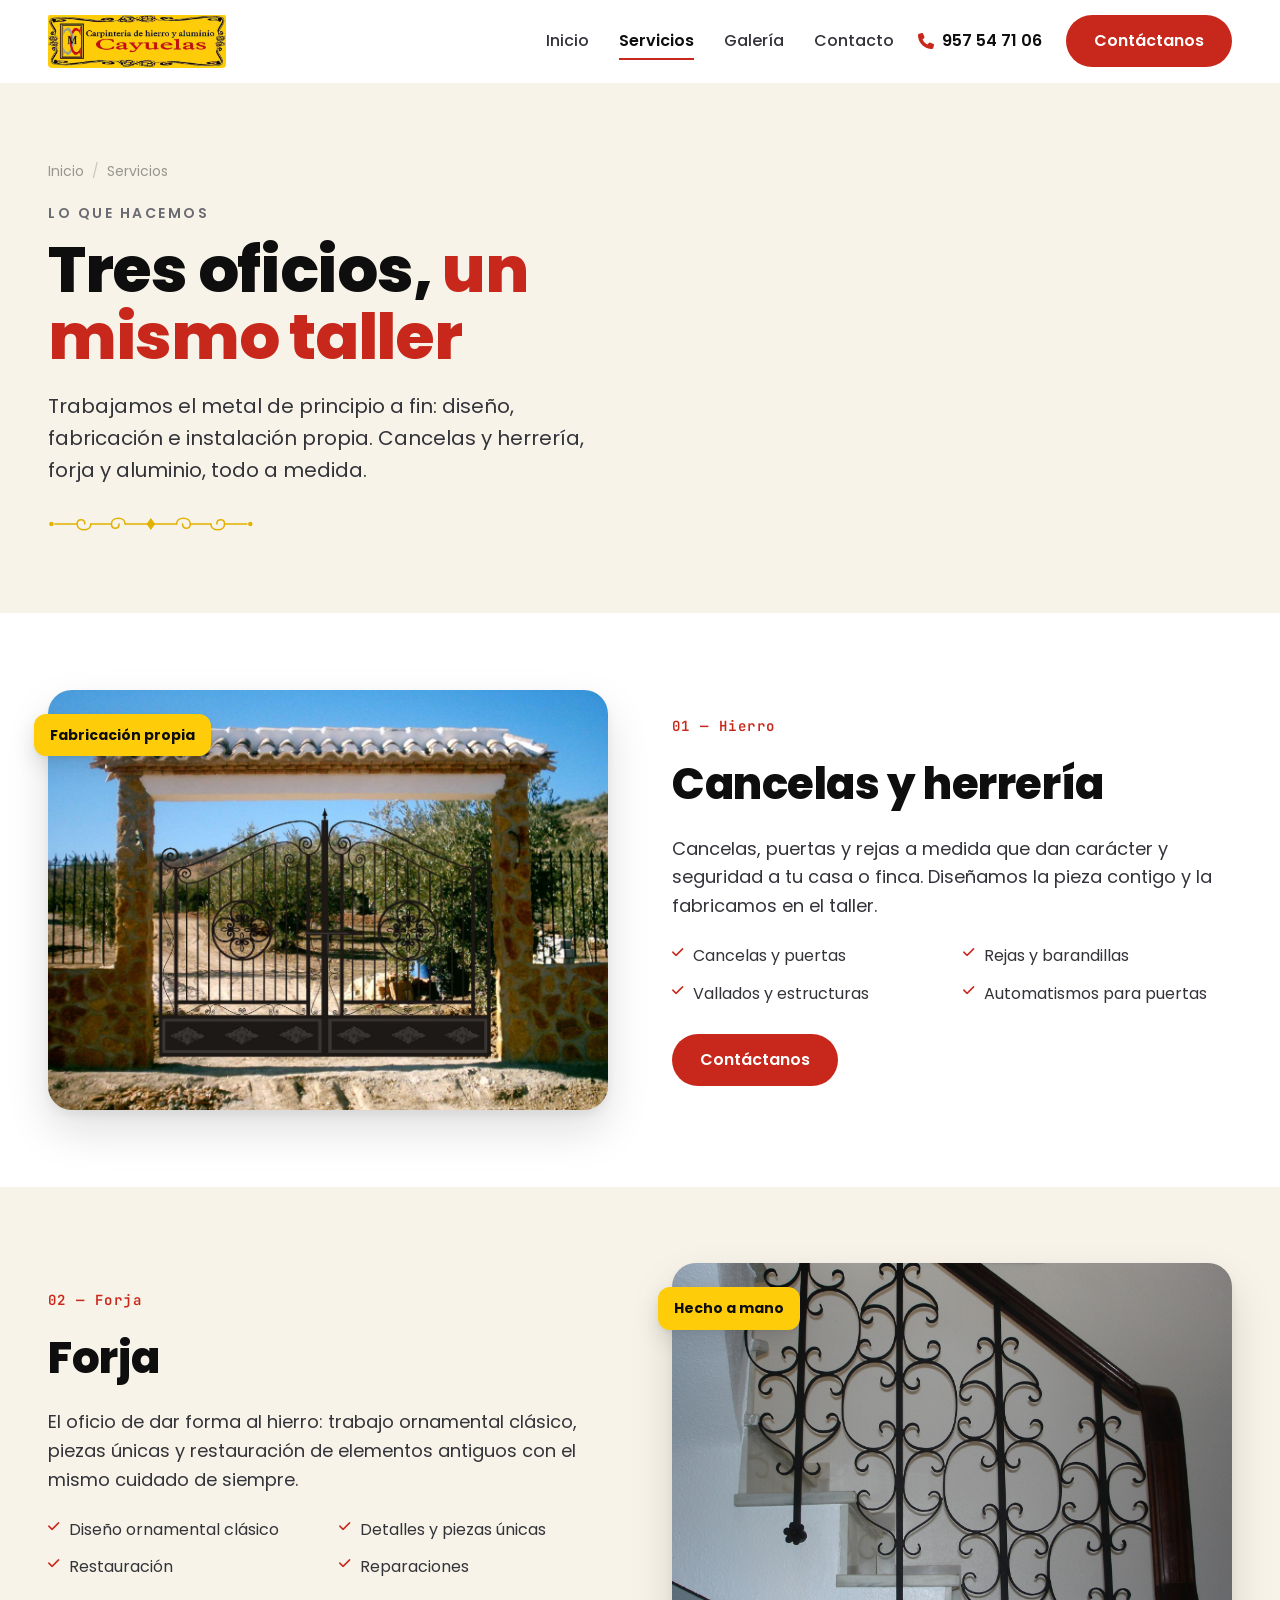
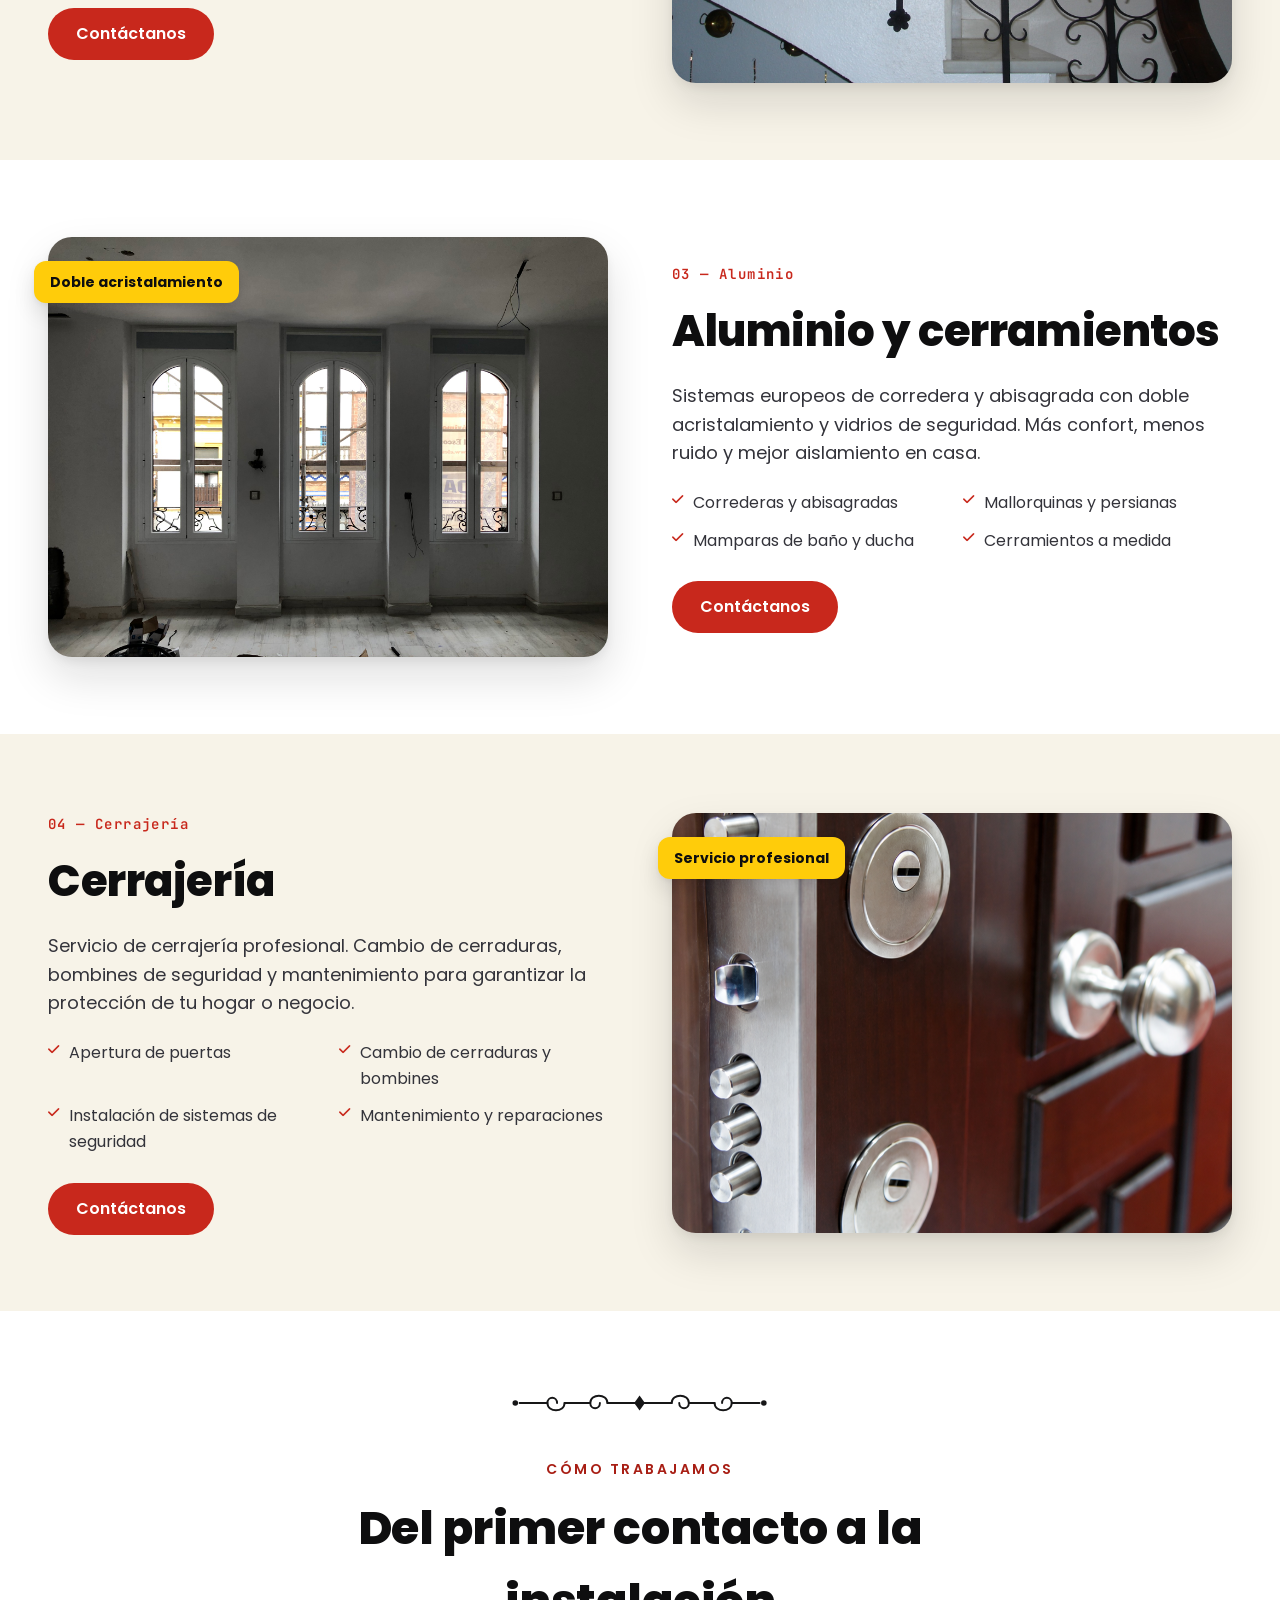
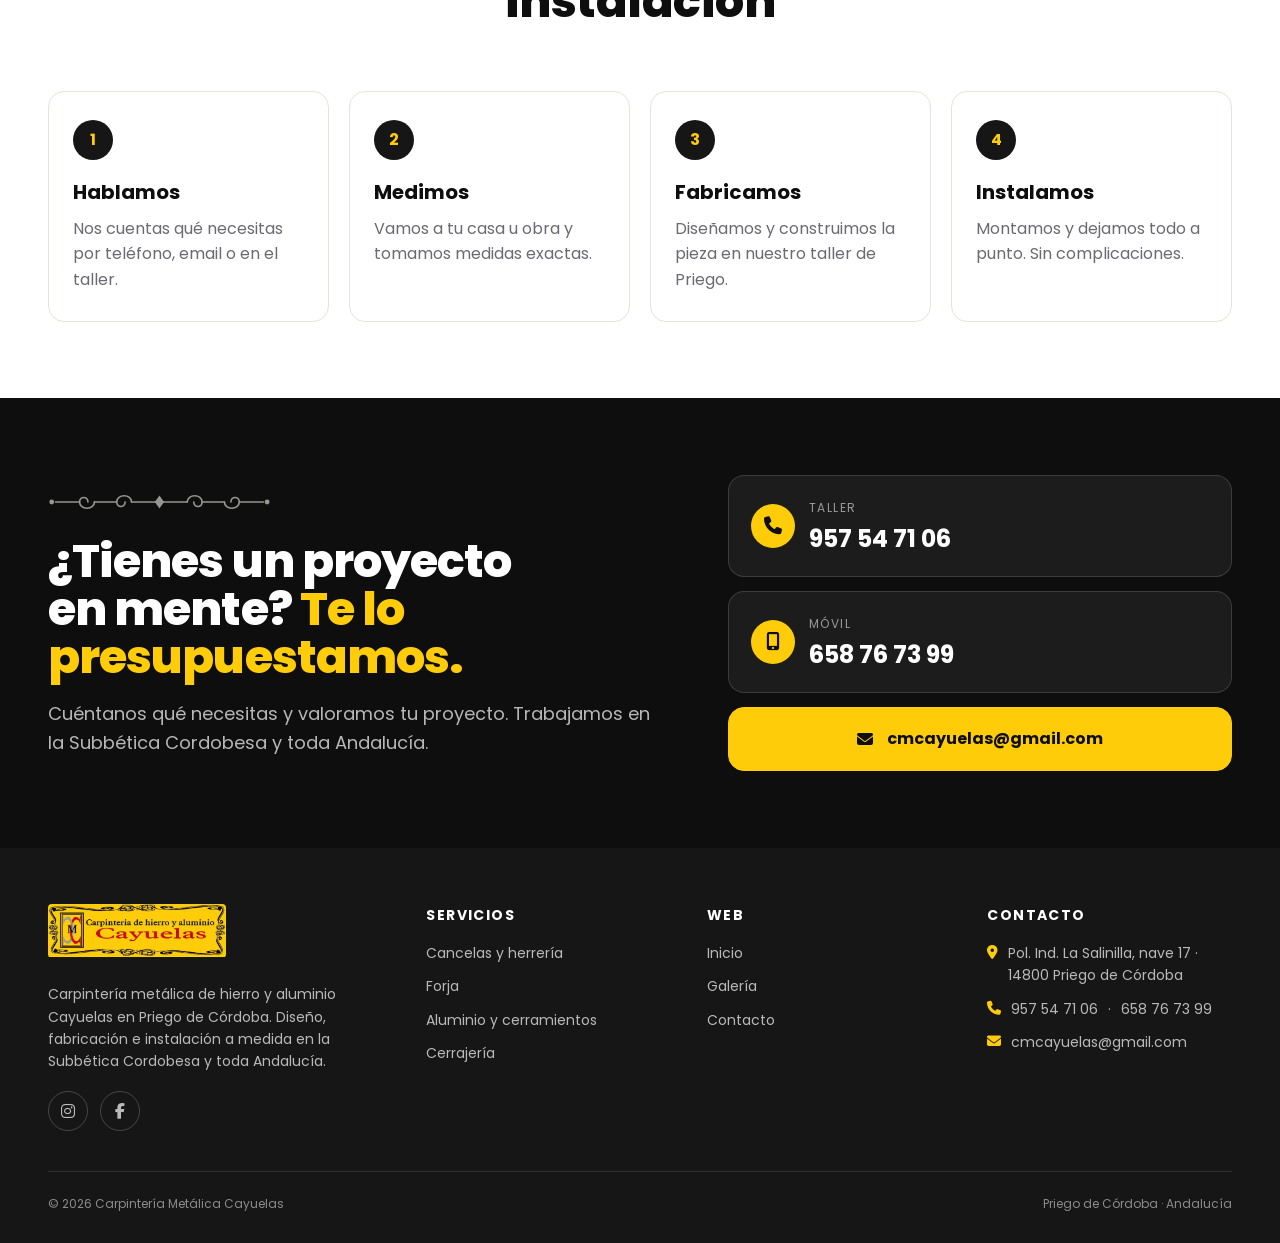
<file: servicios/index.html>
<!DOCTYPE html>
<html lang="es">
  <head>
    <meta charset="UTF-8">
    <meta name="viewport" content="width=device-width, initial-scale=1">
    <title>Servicios · Carpintería Metálica Cayuelas</title>
    <meta name="description" content="Cancelas y herrería, forja artesanal y aluminio a medida en Priego de Córdoba. Diseño, fabricación e instalación propia.">
    <!-- SEO -->
    <link rel="canonical" href="https://carpinteriametalicacayuelas.es/servicios/">
    <meta name="robots" content="index, follow">
    <meta name="author" content="Carpintería Metálica Cayuelas">
    <meta name="geo.region" content="ES-CO">
    <meta name="geo.placename" content="Priego de Córdoba">
    <meta property="og:type" content="website">
    <meta property="og:locale" content="es_ES">
    <meta property="og:site_name" content="Carpintería Metálica Cayuelas">
    <meta property="og:title" content="Servicios · Carpintería Metálica Cayuelas">
    <meta property="og:description" content="Cancelas y herrería, forja y aluminio a medida en Priego de Córdoba. Diseño, fabricación e instalación propia. Presupuesto a medida.">
    <meta property="og:url" content="https://carpinteriametalicacayuelas.es/servicios/">
    <meta property="og:image" content="https://carpinteriametalicacayuelas.es/assets/images/logo.png">
    <meta property="og:image:type" content="image/png">
    <meta property="og:image:alt" content="Logotipo Carpintería Metálica Cayuelas">
    <meta name="twitter:card" content="summary">
    <meta name="twitter:title" content="Servicios · Carpintería Metálica Cayuelas">
    <meta name="twitter:description" content="Cancelas y herrería, forja y aluminio a medida en Priego de Córdoba. Diseño, fabricación e instalación propia. Presupuesto a medida.">
    <meta name="twitter:image" content="https://carpinteriametalicacayuelas.es/assets/images/logo.png">
    <!-- /SEO -->
    <link rel="icon" type="image/png" href="../assets/images/logo.png">
    <meta name="theme-color" content="#ffffff">
    <link rel="preconnect" href="https://fonts.googleapis.com">
    <link rel="preconnect" href="https://fonts.gstatic.com" crossorigin>
    <link rel="preconnect" href="https://cdnjs.cloudflare.com" crossorigin>
    <link rel="stylesheet" href="https://fonts.googleapis.com/css2?family=Poppins:ital,wght@0,300;0,400;0,500;0,600;0,700;0,800;1,400;1,600;1,700&family=JetBrains+Mono:wght@400;500;600&display=swap">
    <link rel="stylesheet" href="https://cdnjs.cloudflare.com/ajax/libs/font-awesome/6.5.1/css/all.min.css">
    <link rel="stylesheet" href="../assets/css/theme.css">
    <link rel="stylesheet" href="../assets/css/site.css">
    <link rel="stylesheet" href="../assets/css/servicios.css">
    <script type="application/ld+json">
    {
      "@context": "https://schema.org",
      "@graph": [
        {
          "@type": "LocalBusiness",
          "@id": "https://carpinteriametalicacayuelas.es/#business",
          "name": "Carpinter\u00eda Met\u00e1lica Cayuelas",
          "alternateName": "CMC Cayuelas",
          "description": "Carpinter\u00eda met\u00e1lica, forja y aluminio a medida en Priego de C\u00f3rdoba. Cancelas, rejas, barandillas, cerramientos, mamparas y automatismos.",
          "url": "https://carpinteriametalicacayuelas.es/",
          "image": "https://carpinteriametalicacayuelas.es/assets/images/logo.png",
          "logo": "https://carpinteriametalicacayuelas.es/assets/images/logo.png",
          "telephone": "+34957547106",
          "email": "cmcayuelas@gmail.com",
          "foundingDate": "1999",
          "priceRange": "$",
          "address": {
            "@type": "PostalAddress",
            "streetAddress": "Pol\u00edgono Industrial La Salinilla, nave 17",
            "addressLocality": "Priego de C\u00f3rdoba",
            "addressRegion": "C\u00f3rdoba",
            "postalCode": "14800",
            "addressCountry": "ES"
          },
          "areaServed": [
            {
              "@type": "AdministrativeArea",
              "name": "Subb\u00e9tica Cordobesa"
            },
            {
              "@type": "AdministrativeArea",
              "name": "Provincia de C\u00f3rdoba"
            },
            {
              "@type": "AdministrativeArea",
              "name": "Andaluc\u00eda"
            }
          ],
          "sameAs": [
            "https://www.instagram.com/carpinteria_metalica_cayuelas_",
            "https://es-es.facebook.com/carpinteriametalicacayuelas.canalejo"
          ],
          "hasOfferCatalog": {
            "@type": "OfferCatalog",
            "name": "Servicios",
            "itemListElement": [
              {
                "@type": "Offer",
                "itemOffered": {
                  "@type": "Service",
                  "name": "Cancelas y herrer\u00eda"
                }
              },
              {
                "@type": "Offer",
                "itemOffered": {
                  "@type": "Service",
                  "name": "Forja"
                }
              },
              {
                "@type": "Offer",
                "itemOffered": {
                  "@type": "Service",
                  "name": "Aluminio y cerramientos"
                }
              }
            ]
          }
        },
        {
          "@type": "WebPage",
          "@id": "https://carpinteriametalicacayuelas.es/servicios/#page",
          "url": "https://carpinteriametalicacayuelas.es/servicios/",
          "name": "Servicios \u2014 Carpinter\u00eda Met\u00e1lica Cayuelas",
          "description": "Cancelas y herrer\u00eda, forja artesanal y aluminio a medida en Priego de C\u00f3rdoba. Dise\u00f1o, fabricaci\u00f3n e instalaci\u00f3n propia.",
          "isPartOf": {
            "@id": "https://carpinteriametalicacayuelas.es/#business"
          },
          "inLanguage": "es-ES"
        },
        {
          "@type": "BreadcrumbList",
          "itemListElement": [
            {
              "@type": "ListItem",
              "position": 1,
              "name": "Inicio",
              "item": "https://carpinteriametalicacayuelas.es/"
            },
            {
              "@type": "ListItem",
              "position": 2,
              "name": "Servicios",
              "item": "https://carpinteriametalicacayuelas.es/servicios/"
            }
          ]
        }
      ]
    }
    </script>
  </head>
  <body class="page">

    <header class="hdr" data-sticky data-screen-label="Services · Header">
      <div class="container-wide">
        <a href="../" class="cay-logo" aria-label="Carpintería Metálica Cayuelas">
          <span class="plaque"></span>
          <span class="wordmark"><span class="name">Cayuelas</span><span class="sub">Hierro y aluminio</span></span>
        </a>
        <nav class="nav">
          <a href="../">Inicio</a>
          <a href="../servicios/" class="active">Servicios</a>
          <a href="../galeria/">Galería</a>
          <a href="../contacto/">Contacto</a>
        </nav>
        <a href="tel:+34957547106" class="phone"><i class="fa-solid fa-phone" aria-hidden="true"></i> 957 54 71 06</a>
        <a href="../contacto/" class="btn btn-primary">Contáctanos</a>
      </div>
    </header>

    <!-- Page hero -->
    <section class="page-hero" data-screen-label="Services · Page hero">
      <div class="container">
        <div class="crumbs"><a href="../">Inicio</a><span>/</span>Servicios</div>
        <span class="eyebrow">Lo que hacemos</span>
        <h1>Tres oficios, <em>un mismo taller</em></h1>
        <p class="lead">Trabajamos el metal de principio a fin: diseño, fabricación e instalación propia. Cancelas y herrería, forja y aluminio, todo a medida.</p>
        <span class="forja-divider"></span>
      </div>
    </section>

    <!-- Gates -->
    <section class="svcrow" id="cancelas">
      <div class="container">
        <div class="wrap">
          <div class="media reveal">
            <img src="../assets/images/gallery/cancela-grande-exterior.jpg" alt="Cancela de herrería" class="ph" style="object-fit: cover; width: 100%; height: 100%;">
            <div class="badge">Fabricación propia</div>
          </div>
          <div class="reveal">
            <span class="num">01 — Hierro</span>
            <h2>Cancelas y herrería</h2>
            <p class="intro">Cancelas, puertas y rejas a medida que dan carácter y seguridad a tu casa o finca. Diseñamos la pieza contigo y la fabricamos en el taller.</p>
            <ul class="feat">
              <li><i class="fa-solid fa-check" aria-hidden="true"></i> Cancelas y puertas</li>
              <li><i class="fa-solid fa-check" aria-hidden="true"></i> Rejas y barandillas</li>
              <li><i class="fa-solid fa-check" aria-hidden="true"></i> Vallados y estructuras</li>
              <li><i class="fa-solid fa-check" aria-hidden="true"></i> Automatismos para puertas</li>
            </ul>
            <div class="actions"><a href="../contacto/" class="btn btn-primary">Contáctanos</a></div>
          </div>
        </div>
      </div>
    </section>

    <!-- Forgework -->
    <section class="svcrow" id="forja">
      <div class="container">
        <div class="wrap">
          <div class="media reveal">
            <img src="../assets/images/gallery/barandilla-de-forja.jpg" alt="Rejas de forja artesanales" class="ph" style="object-fit: cover; width: 100%; height: 100%;">
            <div class="badge">Hecho a mano</div>
          </div>
          <div class="reveal">
            <span class="num">02 — Forja</span>
            <h2>Forja</h2>
            <p class="intro">El oficio de dar forma al hierro: trabajo ornamental clásico, piezas únicas y restauración de elementos antiguos con el mismo cuidado de siempre.</p>
            <ul class="feat">
              <li><i class="fa-solid fa-check" aria-hidden="true"></i> Diseño ornamental clásico</li>
              <li><i class="fa-solid fa-check" aria-hidden="true"></i> Detalles y piezas únicas</li>
              <li><i class="fa-solid fa-check" aria-hidden="true"></i> Restauración</li>
              <li><i class="fa-solid fa-check" aria-hidden="true"></i> Reparaciones</li>
            </ul>
            <div class="actions"><a href="../contacto/" class="btn btn-primary">Contáctanos</a></div>
          </div>
        </div>
      </div>
    </section>

    <!-- Aluminium -->
    <section class="svcrow" id="aluminio">
      <div class="container">
        <div class="wrap">
          <div class="media reveal">
            <img src="../assets/images/gallery/ventanas-aluminio.jpg" alt="Ventanas de aluminio" class="ph" style="object-fit: cover; width: 100%; height: 100%;">
            <div class="badge">Doble acristalamiento</div>
          </div>
          <div class="reveal">
            <span class="num">03 — Aluminio</span>
            <h2>Aluminio y cerramientos</h2>
            <p class="intro">Sistemas europeos de corredera y abisagrada con doble acristalamiento y vidrios de seguridad. Más confort, menos ruido y mejor aislamiento en casa.</p>
            <ul class="feat">
              <li><i class="fa-solid fa-check" aria-hidden="true"></i> Correderas y abisagradas</li>
              <li><i class="fa-solid fa-check" aria-hidden="true"></i> Mallorquinas y persianas</li>
              <li><i class="fa-solid fa-check" aria-hidden="true"></i> Mamparas de baño y ducha</li>
              <li><i class="fa-solid fa-check" aria-hidden="true"></i> Cerramientos a medida</li>
            </ul>
            <div class="actions"><a href="../contacto/" class="btn btn-primary">Contáctanos</a></div>
          </div>
        </div>
      </div>
    </section>

    <!-- Cerrajeria -->
    <section class="svcrow" id="cerrajeria">
      <div class="container">
        <div class="wrap">
          <div class="media reveal">
            <img src="../assets/images/gallery/servicio-cerrajeria.png" alt="Servicios de cerrajería" class="ph" style="object-fit: cover; width: 100%; height: 100%;">
            <div class="badge">Servicio profesional</div>
          </div>
          <div class="reveal">
            <span class="num">04 — Cerrajería</span>
            <h2>Cerrajería</h2>
            <p class="intro">Servicio de cerrajería profesional. Cambio de cerraduras, bombines de seguridad y mantenimiento para garantizar la protección de tu hogar o negocio.</p>
            <ul class="feat">
              <li><i class="fa-solid fa-check" aria-hidden="true"></i> Apertura de puertas</li>
              <li><i class="fa-solid fa-check" aria-hidden="true"></i> Cambio de cerraduras y bombines</li>
              <li><i class="fa-solid fa-check" aria-hidden="true"></i> Instalación de sistemas de seguridad</li>
              <li><i class="fa-solid fa-check" aria-hidden="true"></i> Mantenimiento y reparaciones</li>
            </ul>
            <div class="actions"><a href="../contacto/" class="btn btn-primary">Contáctanos</a></div>
          </div>
        </div>
      </div>
    </section>

    <!-- Process -->
    <section class="proc">
      <div class="container">
        <div class="divwrap" style="padding-top:0"><span class="forja-divider"></span></div>
        <div class="sec-head reveal">
          <span class="eyebrow">Cómo trabajamos</span>
          <h2>Del primer contacto a la instalación</h2>
        </div>
        <div class="proc-grid">
          <div class="pcard reveal"><span class="step"></span><h4>Hablamos</h4><p>Nos cuentas qué necesitas por teléfono, email o en el taller.</p></div>
          <div class="pcard reveal"><span class="step"></span><h4>Medimos</h4><p>Vamos a tu casa u obra y tomamos medidas exactas.</p></div>
          <div class="pcard reveal"><span class="step"></span><h4>Fabricamos</h4><p>Diseñamos y construimos la pieza en nuestro taller de Priego.</p></div>
          <div class="pcard reveal"><span class="step"></span><h4>Instalamos</h4><p>Montamos y dejamos todo a punto. Sin complicaciones.</p></div>
        </div>
      </div>
    </section>

    <!-- Contact CTA -->
    <section class="cta">
      <div class="container">
        <div class="inner">
          <div class="reveal">
            <span class="forja-divider" style="justify-content:flex-start; margin-bottom:22px; color: var(--cay-ink-400);"></span>
            <h2>¿Tienes un proyecto<br>en mente? <em>Te lo presupuestamos.</em></h2>
            <p>Cuéntanos qué necesitas y valoramos tu proyecto. Trabajamos en la Subbética Cordobesa y toda Andalucía.</p>
          </div>
          <div class="cta-phones reveal">
            <a href="tel:+34957547106"><span class="ic"><i class="fa-solid fa-phone" aria-hidden="true"></i></span><span><span class="t">Taller</span><br><span class="n">957 54 71 06</span></span></a>
            <a href="tel:+34658767399"><span class="ic"><i class="fa-solid fa-mobile-screen-button" aria-hidden="true"></i></span><span><span class="t">Móvil</span><br><span class="n">658 76 73 99</span></span></a>
            <a href="mailto:cmcayuelas@gmail.com" style="background:var(--cay-yellow-500);border-color:var(--cay-yellow-500);color:var(--cay-black-900);justify-content:center;font-weight:var(--fw-bold);"><i class="fa-solid fa-envelope" aria-hidden="true"></i> cmcayuelas@gmail.com</a>
          </div>
        </div>
      </div>
    </section>

    <footer class="ft" data-footer></footer>

    <script src="../assets/js/main.js"></script>
    <script>window.CMC_BASE="../";</script>
    <script src="../assets/js/footer.js"></script>
  </body>
</html>
</file>
<file: assets/css/theme.css>
/* =========================================================
   Carpintería Metálica Cayuelas — brand system
   Type structure and scale inherited from the Nazaríes system,
   RECOLORED to the Cayuelas sign palette:
   iron black · golden yellow · script red.
   ========================================================= */

/* Fonts are loaded via <link rel="preconnect"> + <link rel="stylesheet">
   in each page <head> (faster than @import, which blocks serially). */

:root {
  /* ---- Brand: golden yellow (sign background) ---- */
  --cay-yellow-50:  #FFF9E6;
  --cay-yellow-100: #FFF1C2;
  --cay-yellow-200: #FFE585;
  --cay-yellow-300: #FFD94A;
  --cay-yellow-400: #FFCF1F;
  --cay-yellow-500: #FFCC0A;   /* ★ brand yellow */
  --cay-yellow-600: #E3B100;
  --cay-yellow-700: #B58C00;
  --cay-yellow-800: #806200;

  /* ---- Action: script red "Cayuelas" ---- */
  --cay-red-400: #E2453A;
  --cay-red-500: #C8281C;   /* ★ brand red */
  --cay-red-600: #A81E14;
  --cay-red-700: #87160E;

  /* ---- Structure: iron black ---- */
  --cay-black-900: #0E0E0F;
  --cay-black-800: #161617;   /* ★ iron black */
  --cay-black-700: #232325;
  --cay-black-600: #34343700;

  /* ---- Neutrals (warm, to pair with gold) ---- */
  --cay-ink-900: #17171A;   /* headings */
  --cay-ink-700: #33333A;   /* body */
  --cay-ink-500: #6A6A72;   /* muted body */
  --cay-ink-400: #97978F;   /* meta */
  --cay-ink-300: #C9C7BE;   /* strong dividers */
  --cay-ink-200: #E6E3DA;   /* hairlines */
  --cay-ink-100: #F2F0E8;   /* subtle background */
  --cay-paper:   #FFFFFF;
  --cay-cream:   #F7F3E8;   /* warm editorial cream */
  --cay-steel:   #2B2D30;   /* dark steel surface */

  /* ---- Semantic ---- */
  --color-bg:            var(--cay-paper);
  --color-bg-cream:      var(--cay-cream);
  --color-bg-inverse:    var(--cay-black-800);
  --color-fg:            var(--cay-ink-900);
  --color-fg-muted:      var(--cay-ink-500);
  --color-fg-subtle:     var(--cay-ink-400);
  --color-fg-inverse:    #FFFFFF;
  --color-border:        var(--cay-ink-200);
  --color-border-strong: var(--cay-ink-300);
  --color-primary:       var(--cay-red-500);
  --color-primary-hover: var(--cay-red-600);
  --color-primary-press: var(--cay-red-700);
  --color-on-primary:    #FFFFFF;
  --color-brand:         var(--cay-yellow-500);
  --color-link:          var(--cay-red-600);
  --color-focus-ring:    color-mix(in oklch, var(--cay-red-500) 55%, transparent);

  /* ---- Typography ---- */
  --font-sans:    "Poppins", ui-sans-serif, system-ui, -apple-system, "Segoe UI", Roboto, sans-serif;
  --font-mono:    "JetBrains Mono", ui-monospace, Menlo, Consolas, monospace;
  --fw-light: 300; --fw-regular: 400; --fw-medium: 500;
  --fw-semibold: 600; --fw-bold: 700; --fw-black: 800;

  --fs-xs: 12px; --fs-sm: 14px; --fs-base: 16px; --fs-md: 18px;
  --fs-lg: 20px; --fs-xl: 24px; --fs-2xl: 30px; --fs-3xl: 38px;
  --fs-4xl: 48px; --fs-5xl: 64px; --fs-6xl: 84px; --fs-7xl: 108px;

  --lh-tight: 1.05; --lh-snug: 1.2; --lh-normal: 1.45; --lh-relaxed: 1.6;
  --ls-display: -0.02em; --ls-heading: -0.01em; --ls-eyebrow: 0.18em;

  /* ---- Spacing ---- */
  --space-1: 4px;  --space-2: 8px;  --space-3: 12px; --space-4: 16px;
  --space-5: 20px; --space-6: 24px; --space-8: 32px; --space-10: 40px;
  --space-12: 48px; --space-16: 64px; --space-20: 80px; --space-24: 96px;
  --space-32: 128px; --space-40: 160px;
  --container-max: 1280px; --container-narrow: 960px; --container-wide: 1440px;
  --gutter: clamp(20px, 4vw, 48px);

  /* ---- Border radius ---- */
  --radius-xs: 4px; --radius-sm: 8px; --radius-md: 12px;
  --radius-lg: 16px; --radius-xl: 24px; --radius-2xl: 32px; --radius-pill: 999px;

  /* ---- Shadows ---- */
  --shadow-xs: 0 1px 2px rgba(14,14,15,.06);
  --shadow-sm: 0 2px 6px rgba(14,14,15,.07), 0 1px 2px rgba(14,14,15,.05);
  --shadow-md: 0 10px 22px rgba(14,14,15,.10), 0 2px 5px rgba(14,14,15,.05);
  --shadow-lg: 0 20px 44px rgba(14,14,15,.13), 0 5px 10px rgba(14,14,15,.06);
  --shadow-xl: 0 30px 64px rgba(14,14,15,.18);
  --shadow-gold: 0 12px 28px rgba(255,204,10,.34);
  --shadow-red:  0 12px 26px rgba(200,40,28,.30);

  /* ---- Motion ---- */
  --ease-standard: cubic-bezier(.2,0,0,1);
  --dur-1: 120ms; --dur-2: 200ms; --dur-3: 320ms; --dur-4: 520ms;
}

*, *::before, *::after { box-sizing: border-box; }
html { -webkit-text-size-adjust: 100%; }
body {
  margin: 0;
  font-family: var(--font-sans);
  font-size: var(--fs-base);
  line-height: var(--lh-relaxed);
  color: var(--color-fg);
  background: var(--color-bg);
  -webkit-font-smoothing: antialiased;
  text-rendering: optimizeLegibility;
}
img { max-width: 100%; display: block; }
a { color: inherit; text-decoration: none; }
h1,h2,h3,h4,h5 { margin: 0; }
p { margin: 0; }
:where(a,button,input,select,textarea,[tabindex]):focus-visible {
  outline: 2px solid var(--color-primary); outline-offset: 3px; border-radius: var(--radius-sm);
}

/* ---------- Utility typography ---------- */
.eyebrow {
  font-weight: var(--fw-semibold); font-size: var(--fs-sm);
  letter-spacing: var(--ls-eyebrow); text-transform: uppercase;
  color: var(--color-fg-muted);
}
.container { max-width: var(--container-max); margin: 0 auto; padding-inline: var(--gutter); }
.container-narrow { max-width: var(--container-narrow); margin: 0 auto; padding-inline: var(--gutter); }
.container-wide { max-width: var(--container-wide); margin: 0 auto; padding-inline: var(--gutter); }

/* ---------- Buttons ---------- */
.btn {
  display: inline-flex; align-items: center; gap: .55em;
  font-family: var(--font-sans); font-weight: var(--fw-semibold);
  font-size: var(--fs-base); line-height: 1; cursor: pointer;
  padding: 16px 26px; border-radius: var(--radius-pill);
  border: 2px solid transparent; transition: all var(--dur-2) var(--ease-standard);
  text-decoration: none; white-space: nowrap;
}
.btn-primary { background: var(--color-primary); color: var(--color-on-primary); }
.btn-primary:hover { background: var(--color-primary-hover); transform: translateY(-2px); box-shadow: var(--shadow-red); }
.btn-primary:active { background: var(--color-primary-press); transform: none; }
.btn-gold { background: var(--cay-yellow-500); color: var(--cay-black-900); }
.btn-gold:hover { background: var(--cay-yellow-400); transform: translateY(-2px); box-shadow: var(--shadow-gold); }
.btn-dark { background: var(--cay-black-800); color: #fff; }
.btn-dark:hover { background: var(--cay-black-700); transform: translateY(-2px); }
.btn-outline { background: transparent; color: var(--color-fg); border-color: var(--color-border-strong); }
.btn-outline:hover { border-color: var(--cay-black-800); background: var(--cay-ink-100); }
.btn-ghost-light { background: transparent; color: #fff; border-color: rgba(255,255,255,.4); }
.btn-ghost-light:hover { border-color: var(--cay-yellow-500); color: var(--cay-yellow-500); }

/* ---------- Image placeholder ---------- */
.ph {
  position: relative; background:
    repeating-linear-gradient(135deg, rgba(0,0,0,.035) 0 14px, transparent 14px 28px),
    var(--cay-ink-100);
  display: grid; place-items: center; overflow: hidden; color: var(--cay-ink-400);
}
.ph::after {
  content: attr(data-label);
  font-size: var(--fs-xs); letter-spacing: .12em; text-transform: uppercase;
  font-weight: var(--fw-semibold); color: var(--cay-ink-400);
  display: flex; align-items: center; gap: .5em; text-align: center; padding: 0 1em;
}
.ph-dark {
  background:
    repeating-linear-gradient(135deg, rgba(255,255,255,.04) 0 14px, transparent 14px 28px),
    var(--cay-steel);
  color: rgba(255,255,255,.5);
}
.ph-dark::after { color: rgba(255,255,255,.45); }

/* ---------- Brand logo (company sign) ---------- */
.cay-logo {
  display: inline-block; width: 178px; height: 54px; flex: none;
  background-image: url("../images/complete_logo.jpg");
  background-size: contain; background-position: left center; background-repeat: no-repeat;
  border-radius: 4px; line-height: 0;
}
.cay-logo > * { display: none !important; }   /* hide old lockup, show sign only */

/* ---------- Forja ornament (divider + corners) ---------- */
.forja-divider {
  display: flex; align-items: center; justify-content: center; gap: 0; color: var(--cay-black-800);
}
.forja-divider svg { height: 26px; width: auto; }
.forja-divider.gold { color: var(--cay-yellow-600); }
.forja-divider.light { color: rgba(255,255,255,.7); }

@media (prefers-reduced-motion: no-preference) {
  .reveal { opacity: 0; transform: translateY(18px); transition: opacity var(--dur-4) var(--ease-standard), transform var(--dur-4) var(--ease-standard); }
  .reveal.in { opacity: 1; transform: none; }
}
</file>
<file: assets/css/site.css>
/* =========================================================
   CMC — site.css
   Shared layout (header, footer, sections, CTA)
   for all site pages. Requires theme.css.
   ========================================================= */

/* ---------- Header ---------- */
.hdr { position: sticky; top: 0; z-index: var(--z-sticky, 100); background: rgba(255,255,255,.86); backdrop-filter: blur(12px); border-bottom: 1px solid transparent; transition: border-color var(--dur-2), box-shadow var(--dur-2); }
.hdr.scrolled { border-bottom-color: var(--color-border); box-shadow: var(--shadow-sm); }
.hdr .container-wide { display: flex; align-items: center; gap: 24px; padding-block: 14px; }
.nav { display: flex; align-items: center; gap: 30px; margin-left: auto; }
.nav a { font-weight: var(--fw-medium); font-size: var(--fs-base); color: var(--cay-ink-700); position: relative; }
.nav a:hover { color: var(--cay-black-900); }
.nav a::after { content:""; position:absolute; left:0; bottom:-6px; height:2px; width:0; background: var(--cay-red-500); transition: width var(--dur-2) var(--ease-standard); }
.nav a:hover::after, .nav a.active::after { width:100%; }
.nav a.active { color: var(--cay-black-900); font-weight: var(--fw-semibold); }
.hdr .phone { display:inline-flex; align-items:center; gap:8px; font-weight: var(--fw-semibold); color: var(--cay-black-900); white-space:nowrap; }
.hdr .phone i { color: var(--cay-red-500); }

/* ---------- Interior page header ---------- */
.page-hero { background: var(--cay-cream); position: relative; overflow: hidden; }
.page-hero .container { padding-block: clamp(48px, 6vw, 92px); }
.page-hero .crumbs { font-size: var(--fs-sm); color: var(--cay-ink-400); margin-bottom: 18px; display:flex; gap:8px; align-items:center; }
.page-hero .crumbs a:hover { color: var(--cay-red-600); }
.page-hero .crumbs span { color: var(--cay-ink-300); }
.page-hero h1 { font-weight: var(--fw-black); font-size: clamp(36px, 5vw, 64px); line-height: var(--lh-tight); letter-spacing: var(--ls-display); color: var(--cay-black-900); margin-top: 10px; max-width: 16ch; }
.page-hero h1 em { font-style: normal; color: var(--cay-red-500); }
.page-hero .lead { font-size: var(--fs-lg); color: var(--cay-ink-700); margin-top: 20px; max-width: 46ch; }
.page-hero .forja-divider { margin-top: 26px; justify-content: flex-start; color: var(--cay-yellow-600); }
.page-hero .forja-divider svg { height: 24px; }

/* ---------- Section heading ---------- */
.sec-head { text-align:center; max-width: 40em; margin: 0 auto 52px; }
.sec-head .eyebrow { color: var(--cay-red-600); }
.sec-head h2 { font-weight: var(--fw-black); font-size: clamp(30px,3.6vw,46px); letter-spacing: var(--ls-heading); color: var(--cay-black-900); margin-top: 10px; }
.sec-head p { color: var(--cay-ink-500); font-size: var(--fs-md); margin-top: 14px; }

/* ---------- Forja divider ---------- */
.divwrap { padding: 38px 0; display:flex; justify-content:center; }
.divwrap .forja-divider svg { height: 30px; }

/* ---------- CTA band (contact) ---------- */
.cta { background: var(--cay-black-900); color:#fff; }
.cta .inner { display:grid; grid-template-columns: 1.1fr .9fr; gap: clamp(32px,5vw,64px); align-items:center; padding-block: clamp(52px,6vw,92px); }
.cta h2 { font-weight: var(--fw-black); font-size: clamp(30px,3.6vw,50px); line-height: var(--lh-tight); letter-spacing: var(--ls-display); }
.cta h2 em { font-style:normal; color: var(--cay-yellow-500); }
.cta p { color: rgba(255,255,255,.7); font-size: var(--fs-md); margin-top: 18px; max-width: 34em; }
.cta-phones { display:flex; flex-direction:column; gap: 14px; }
.cta-phones a { display:flex; align-items:center; gap:14px; background: rgba(255,255,255,.06); border:1px solid rgba(255,255,255,.14); border-radius: var(--radius-lg); padding: 18px 22px; transition: all var(--dur-2); }
.cta-phones a:hover { background: rgba(255,204,10,.12); border-color: var(--cay-yellow-500); }
.cta-phones .ic { width:44px; height:44px; border-radius:50%; background: var(--cay-yellow-500); color: var(--cay-black-900); display:grid; place-items:center; flex:none; }
.cta-phones .t { font-size: var(--fs-xs); letter-spacing:.12em; text-transform:uppercase; color: rgba(255,255,255,.55); }
.cta-phones .n { font-weight: var(--fw-bold); font-size: var(--fs-xl); }

/* ---------- Footer ---------- */
.ft { background: var(--cay-black-800); color: rgba(255,255,255,.7); padding-block: 56px 30px; }
.ft-grid { display:grid; grid-template-columns: 1.4fr 1fr 1fr 1fr; gap: 36px; }
.ft p.desc { margin-top: 18px; max-width: 26em; font-size: var(--fs-sm); }
.ft h5 { color:#fff; font-size: var(--fs-sm); letter-spacing:.1em; text-transform:uppercase; margin-bottom: 16px; }
.ft ul { list-style:none; margin:0; padding:0; display:flex; flex-direction:column; gap:11px; font-size: var(--fs-sm); }
.ft ul a:hover, .ft li:hover { color:#fff; }
.ft .ic-row { display:flex; gap:12px; margin-top:18px; }
.ft .ic-row a { width:40px; height:40px; border-radius:50%; border:1px solid rgba(255,255,255,.2); display:grid; place-items:center; transition: all var(--dur-2); }
.ft .ic-row a:hover { background: var(--cay-yellow-500); color: var(--cay-black-900); border-color: var(--cay-yellow-500); }
.ft .row { display:flex; gap:10px; align-items:flex-start; }
.ft .row i { color: var(--cay-yellow-500); flex:none; margin-top:3px; font-size: 14px; }
.ft-bottom { border-top:1px solid rgba(255,255,255,.12); margin-top: 40px; padding-top: 22px; display:flex; justify-content:space-between; flex-wrap:wrap; gap:12px; font-size: var(--fs-xs); color: rgba(255,255,255,.5); }

/* ---------- Feature cards (why-us cards on home + process steps on services) ---------- */
.wcard, .pcard { background:#fff; border:1px solid var(--color-border); border-radius: var(--radius-lg); padding: 28px 24px; }
.pcard { position: relative; }
.wcard h4, .pcard h4 { font-size: var(--fs-lg); font-weight: var(--fw-bold); color: var(--cay-black-900); }
.wcard p, .pcard p { color: var(--cay-ink-500); font-size: var(--fs-base); margin-top: 8px; }

/* ---------- Icon badge (dark chip with brand-yellow glyph) ---------- */
.wcard .ic, .pcard .step, .ccard .ic { display:grid; place-items:center; background: var(--cay-black-800); color: var(--cay-yellow-500); }
.wcard .ic, .pcard .step { border-radius:50%; margin-bottom:16px; }
.wcard .ic { width:48px; height:48px; }
.pcard .step { width:40px; height:40px; counter-increment: step; font-weight: var(--fw-bold); }
.pcard .step::before { content: counter(step); }
.ccard .ic { width:48px; height:48px; flex:none; border-radius:12px; }

/* ---------- Mobile navigation (toggle + drawer injected by main.js) ---------- */
.nav-toggle { display: none; align-items: center; justify-content: center; width: 46px; height: 46px; flex: none; padding: 0; background: transparent; border: 1.5px solid var(--color-border-strong); border-radius: var(--radius-md); cursor: pointer; transition: border-color var(--dur-2), background var(--dur-2); }
.nav-toggle:hover { border-color: var(--cay-black-800); }
.nav-toggle .bars, .nav-toggle .bars::before, .nav-toggle .bars::after { display: block; width: 22px; height: 2px; border-radius: 2px; background: var(--cay-black-900); transition: transform var(--dur-2) var(--ease-standard), opacity var(--dur-1); }
.nav-toggle .bars { position: relative; }
.nav-toggle .bars::before, .nav-toggle .bars::after { content: ""; position: absolute; left: 0; }
.nav-toggle .bars::before { top: -7px; }
.nav-toggle .bars::after { top: 7px; }
.hdr.nav-open .nav-toggle .bars { background: transparent; }
.hdr.nav-open .nav-toggle .bars::before { transform: translateY(7px) rotate(45deg); }
.hdr.nav-open .nav-toggle .bars::after { transform: translateY(-7px) rotate(-45deg); }

.mobile-nav { display: none; position: absolute; top: 100%; left: 0; right: 0; background: #fff; border-bottom: 1px solid var(--color-border); box-shadow: var(--shadow-md); padding: 8px var(--gutter) 22px; opacity: 0; visibility: hidden; transform: translateY(-10px); transition: opacity var(--dur-2) var(--ease-standard), transform var(--dur-2) var(--ease-standard), visibility var(--dur-2); }
.hdr.nav-open .mobile-nav { opacity: 1; visibility: visible; transform: none; }
.mobile-nav .mnav-links { display: flex; flex-direction: column; }
.mobile-nav .mnav-links a { padding: 15px 4px; font-size: var(--fs-lg); font-weight: var(--fw-medium); color: var(--cay-ink-700); border-bottom: 1px solid var(--color-border); }
.mobile-nav .mnav-links a:hover { color: var(--cay-black-900); }
.mobile-nav .mnav-links a.active { color: var(--cay-red-600); font-weight: var(--fw-semibold); }
.mobile-nav .mnav-phone { display: inline-flex; align-items: center; gap: 10px; margin-top: 18px; font-weight: var(--fw-semibold); color: var(--cay-black-900); }
.mobile-nav .mnav-phone i, .mobile-nav .mnav-phone .svg-inline--fa { color: var(--cay-red-500); }
.mobile-nav .btn { display: flex; width: 100%; justify-content: center; margin-top: 16px; }
.nav-backdrop { display: none; position: fixed; inset: 0; z-index: 99; background: rgba(14,14,15,.4); opacity: 0; visibility: hidden; transition: opacity var(--dur-2), visibility var(--dur-2); }
.nav-backdrop.show { opacity: 1; visibility: visible; }

@media (max-width: 1120px) { .nav { gap: 22px; } .hdr .phone { display: none; } }

@media (max-width: 900px) {
  .cta .inner { grid-template-columns: 1fr; }
  .ft-grid { grid-template-columns: 1fr 1fr; }
  .nav { display: none; }
  .nav-toggle { display: inline-flex; }
  .mobile-nav, .nav-backdrop { display: block; }
  .hdr .container-wide > .btn-primary { margin-left: auto; }
}

@media (max-width: 560px) {
  .ft-grid { grid-template-columns: 1fr; }
  .hdr .container-wide > .btn-primary { display: none; }
  .nav-toggle { margin-left: auto; }
}

/* ---------- Icons (Font Awesome, SVG rendered via JS) ---------- */
/* FA-JS replaces <i> with <svg class="svg-inline--fa">; we target both */
.hdr .phone i, .hdr .phone .svg-inline--fa { color: var(--cay-red-500); font-size: 16px; }
.cta-phones .ic { font-size: 18px; }
.ft .row i, .ft .row .svg-inline--fa { color: var(--cay-yellow-500); font-size: 14px; margin-top: 3px; }
.ft .ic-row a { font-size: 16px; }
.page-hero .crumbs i, .page-hero .crumbs .svg-inline--fa { font-size: 11px; }
.scard .ix { font-size: 20px; }
.scard li i, .scard li .svg-inline--fa { color: var(--cay-red-500); font-size: 13px; margin-top: 3px; }
.scard .more i, .scard .more .svg-inline--fa { font-size: 12px; transition: transform var(--dur-2); }
.scard:hover .more i, .scard:hover .more .svg-inline--fa { transform: translateX(4px); }
.wcard .ic, .vcard .ic, .ccard .ic { font-size: 20px; }
.svcrow ul.feat li i, .svcrow ul.feat li .svg-inline--fa { color: var(--cay-red-500); font-size: 13px; margin-top: 3px; }
.socials a { font-size: 14px; }
</file>
<file: assets/css/home.css>
/* =========================================================
   CMC — home.css
   Home page sections: hero, services overview, why-us, gallery preview.
   Requires theme.css + site.css.
   The why-us cards (.wcard) are styled in site.css — they share the
   "feature card" + "icon badge" components with /servicios/.
   ========================================================= */

/* ---------- Hero ---------- */
.hero { background: var(--cay-cream); position: relative; overflow: hidden; }
.hero .container-wide { display: grid; grid-template-columns: 1.05fr .95fr; gap: clamp(32px,5vw,72px); align-items: center; padding-block: clamp(56px, 7vw, 104px); }
.hero h1 { font-weight: var(--fw-black); font-size: clamp(40px, 5.4vw, 72px); line-height: var(--lh-tight); letter-spacing: var(--ls-display); color: var(--cay-black-900); margin: 18px 0 0; }
.hero h1 em { font-style: normal; color: var(--cay-red-500); }
.hero .lead { font-size: var(--fs-lg); color: var(--cay-ink-700); margin-top: 22px; max-width: 30em; }
.hero .cta-row { display: flex; flex-wrap: wrap; gap: 14px; margin-top: 32px; max-width: 443px; }
.hero .cta-row .btn-primary { flex: 0 0 auto; }
.hero .cta-row .btn-outline { flex: 1 1 auto; justify-content: center; }
.hero .trust { display: flex; gap: 22px 52px; margin-top: 38px; flex-wrap: wrap; }
.hero .trust .it { display:flex; flex-direction: column; }
.hero .trust .n { font-weight: var(--fw-black); font-size: var(--fs-2xl); color: var(--cay-black-900); line-height: 1; }
.hero .trust .l { font-size: var(--fs-sm); color: var(--cay-ink-500); margin-top: 4px; }
.hero-media { position: relative; }
.hero-media .ph { aspect-ratio: 4/5; border-radius: var(--radius-xl); box-shadow: var(--shadow-lg); }
.hero-media .tag { position:absolute; left:-14px; bottom:32px; background: var(--cay-yellow-500); color: var(--cay-black-900); font-weight: var(--fw-bold); padding: 12px 18px; border-radius: var(--radius-md); box-shadow: var(--shadow-md); font-size: var(--fs-sm); letter-spacing:.02em; }
.hero-media .corner { position:absolute; top:-20px; left:0; right:0; color: var(--cay-yellow-600); justify-content:center; }
.hero-media .corner svg { width: 170px; height:auto; opacity:.95; }

/* ---------- Services overview ---------- */
.svc { padding-block: clamp(48px, 6vw, 88px); }
.svc-grid { display: grid; grid-template-columns: repeat(3, 1fr); gap: 24px; }
.scard { border: 1px solid var(--color-border); border-radius: var(--radius-xl); overflow: hidden; background: #fff; transition: transform var(--dur-2) var(--ease-standard), box-shadow var(--dur-2), border-color var(--dur-2); display:flex; flex-direction:column; }
.scard:hover { transform: translateY(-5px); box-shadow: var(--shadow-lg); border-color: var(--cay-ink-300); }
.scard .pic { aspect-ratio: 16/11; }
.scard .body { padding: 26px 26px 28px; flex:1; display:flex; flex-direction:column; }
.scard .ix { display:inline-flex; align-items:center; justify-content:center; width:44px; height:44px; border-radius: 11px; background: var(--cay-yellow-500); color: var(--cay-black-900); margin: -50px 0 16px; box-shadow: var(--shadow-sm); position:relative; }
.scard h3 { font-size: var(--fs-xl); font-weight: var(--fw-bold); color: var(--cay-black-900); }
.scard ul { list-style:none; margin: 14px 0 0; padding:0; display:flex; flex-direction:column; gap: 9px; }
.scard li { display:flex; gap:9px; align-items:flex-start; color: var(--cay-ink-700); font-size: var(--fs-base); }
.scard .more { margin-top: auto; padding-top: 22px; display:inline-flex; align-items:center; gap:7px; font-weight: var(--fw-semibold); color: var(--cay-red-600); }

/* ---------- Why us ---------- */
.why { background: var(--cay-cream); padding-block: clamp(48px, 6vw, 88px); }
.why-grid { display:grid; grid-template-columns: repeat(4,1fr); gap: 20px; margin-top: 12px; }

/* ---------- Gallery preview ---------- */
.gal { padding-block: clamp(48px, 6vw, 88px); }
.gal-head { display:flex; align-items:flex-end; justify-content:space-between; gap:24px; margin-bottom: 32px; flex-wrap:wrap; }
.gal-head h2 { font-weight: var(--fw-black); font-size: clamp(28px,3.4vw,42px); color: var(--cay-black-900); letter-spacing: var(--ls-heading); }
.gal-grid { display:grid; grid-template-columns: repeat(4, 1fr); grid-auto-rows: 200px; gap: 16px; }
.gal-grid .ph { border-radius: var(--radius-lg); }
.gal-grid .ph:nth-child(1){ grid-row: span 2; }
.gal-grid .ph:nth-child(4){ grid-row: span 2; }

@media (max-width: 900px) {
  .hero .container-wide { grid-template-columns: 1fr; }
  .hero-media { order:-1; }
  .svc-grid { grid-template-columns: 1fr; }
  .why-grid { grid-template-columns: repeat(2,1fr); }
  .gal-grid { grid-template-columns: repeat(2,1fr); }
}
@media (max-width: 560px) {
  .why-grid { grid-template-columns: 1fr; }
}
</file>
<file: assets/css/contacto.css>
/* =========================================================
   CMC — contacto.css
   Contact page: contact detail cards + map panel.
   Requires theme.css + site.css.
   .ccard .ic uses the shared "icon badge" component in site.css.
   ========================================================= */

.contact { padding-block: clamp(40px,5vw,80px); }
.contact .wrap { display:grid; grid-template-columns: 1fr 1.05fr; gap: clamp(32px,5vw,56px); align-items:start; }

.cards { display:flex; flex-direction:column; gap: 16px; }
.ccard { display:flex; gap:18px; align-items:flex-start; background:#fff; border:1px solid var(--color-border); border-radius: var(--radius-lg); padding: 22px 24px; transition: border-color var(--dur-2), box-shadow var(--dur-2); }
.ccard > div { min-width: 0; }
.ccard:hover { border-color: var(--cay-ink-300); box-shadow: var(--shadow-sm); }
.ccard .t { font-size: var(--fs-xs); letter-spacing:.12em; text-transform:uppercase; color: var(--cay-ink-400); font-weight: var(--fw-semibold); }
.ccard .v { font-weight: var(--fw-bold); font-size: clamp(17px, 5vw, var(--fs-lg)); color: var(--cay-black-900); margin-top: 4px; display:flex; flex-direction:column; gap: 2px; word-break: break-word; }
.ccard .v a:hover { color: var(--cay-red-600); }
.ccard .v small { font-weight: var(--fw-regular); font-size: var(--fs-sm); color: var(--cay-ink-500); }

.socials { display:flex; flex-wrap: wrap; gap: 12px; margin-top: 4px; }
.socials a { display:inline-flex; align-items:center; gap:8px; font-weight: var(--fw-semibold); font-size: var(--fs-sm); color: var(--cay-ink-700); border:1.5px solid var(--color-border-strong); border-radius: var(--radius-pill); padding: 9px 16px; transition: all var(--dur-2); }
.socials a:hover { border-color: var(--cay-black-800); color: var(--cay-black-900); }

.mapwrap { position:relative; border-radius: var(--radius-xl); overflow:hidden; box-shadow: var(--shadow-md); border:1px solid var(--color-border); }
.mapwrap .ph { aspect-ratio: 4/5; }
.mapwrap .pin { position:absolute; left:50%; top:44%; transform:translate(-50%,-50%); }
.mapwrap .pin .dot { width:18px; height:18px; border-radius:50%; background: var(--cay-red-500); box-shadow: 0 0 0 6px rgba(200,40,28,.3); }
.mapwrap .card { position:absolute; left:18px; right:18px; bottom:18px; background: rgba(255,255,255,.94); backdrop-filter: blur(6px); border-radius: var(--radius-md); padding: 16px 18px; box-shadow: var(--shadow-sm); display:flex; align-items:center; justify-content:space-between; gap:14px; flex-wrap:wrap; }
.mapwrap .card .a { font-weight: var(--fw-semibold); color: var(--cay-black-900); font-size: var(--fs-sm); }
.mapwrap .card .a span { display:block; font-weight: var(--fw-regular); color: var(--cay-ink-500); }

@media (max-width: 900px) { .contact .wrap { grid-template-columns: 1fr; } }
</file>
<file: assets/css/galeria.css>
/* =========================================================
   CMC — galeria.css
   Gallery page: category filter pills + masonry photo grid.
   Requires theme.css + site.css.
   ========================================================= */

.gal { padding-block: clamp(40px,5vw,72px); }

.filters { display:flex; gap:10px; justify-content:center; flex-wrap:wrap; margin-bottom: 34px; }
.filters button { font-family: var(--font-sans); font-weight: var(--fw-semibold); font-size: var(--fs-sm); padding: 10px 20px; border-radius: var(--radius-pill); border:1.5px solid var(--color-border-strong); background:#fff; color: var(--cay-ink-700); cursor:pointer; transition: all var(--dur-2); }
.filters button:hover { border-color: var(--cay-black-800); }
.filters button.active { background: var(--cay-black-900); color:#fff; border-color: var(--cay-black-900); }

.masonry { columns: 3; column-gap: 16px; }
.masonry .item { break-inside: avoid; margin-bottom: 16px; border-radius: var(--radius-lg); overflow:hidden; position:relative; }
.masonry .item .ph { width:100%; height: auto !important; display: block; }
.masonry .item .cap { position:absolute; left:0; right:0; bottom:0; padding: 16px; background: linear-gradient(transparent, rgba(14,14,15,.78)); color:#fff; opacity:0; transition: opacity var(--dur-2); display:flex; align-items:center; justify-content:space-between; gap:8px; }
.masonry .item:hover .cap { opacity:1; }
.masonry .item .cap .t { font-weight: var(--fw-semibold); }
.masonry .item .cap .tag { font-size: var(--fs-xs); color: var(--cay-yellow-500); text-transform:uppercase; letter-spacing:.1em; }
.masonry .item.hide { display:none; }

.note { text-align:center; color: var(--cay-ink-400); font-size: var(--fs-sm); margin-top: 32px; }

@media (max-width: 900px) { .masonry { columns: 2; } }
@media (max-width: 560px) { .masonry { columns: 1; } }
</file>
<file: assets/css/servicios.css>
/* =========================================================
   CMC — servicios.css
   Services page: service rows (cancelas / forja / aluminio) + process steps.
   Requires theme.css + site.css.
   The process cards (.pcard) are styled in site.css — they share the
   "feature card" + "icon badge" components with the home why-us cards.
   ========================================================= */

/* ---------- Service rows ---------- */
.svcrow { padding-block: clamp(44px, 6vw, 84px); scroll-margin-top: 90px; }
.svcrow .wrap { display:grid; grid-template-columns: 1fr 1fr; gap: clamp(32px,5vw,72px); align-items:center; }
#cancelas { background: var(--cay-paper); }
#forja { background: var(--cay-cream); }
#forja .media { order: 2; }
#aluminio { background: var(--cay-paper); }
#cerrajeria { background: var(--cay-cream); }
#cerrajeria .media { order: 2; }
.svcrow .media { position: relative; }
.svcrow .media .ph { aspect-ratio: 4/3; border-radius: var(--radius-xl); box-shadow: var(--shadow-lg); }
.svcrow .media .badge { position:absolute; left:-14px; top:24px; background: var(--cay-yellow-500); color: var(--cay-black-900); font-weight: var(--fw-bold); font-size: var(--fs-sm); padding: 10px 16px; border-radius: var(--radius-md); box-shadow: var(--shadow-md); }
.svcrow .num { font-family: var(--font-mono); color: var(--cay-red-500); font-size: var(--fs-sm); letter-spacing:.1em; font-weight: var(--fw-semibold); }
.svcrow h2 { font-weight: var(--fw-black); font-size: clamp(28px,3.4vw,44px); color: var(--cay-black-900); letter-spacing: var(--ls-heading); margin: 10px 0 16px; }
.svcrow p.intro { color: var(--cay-ink-700); font-size: var(--fs-md); }
.svcrow ul.feat { list-style:none; margin: 22px 0 0; padding:0; display:grid; grid-template-columns: 1fr 1fr; gap: 12px 22px; }
.svcrow ul.feat li { display:flex; gap:10px; align-items:flex-start; color: var(--cay-ink-700); }
.svcrow .actions { margin-top: 28px; }

/* ---------- Process ---------- */
.proc { padding-block: clamp(48px,6vw,88px); background: var(--cay-paper); }
.proc-grid { display:grid; grid-template-columns: repeat(4,1fr); gap: 20px; counter-reset: step; }

@media (max-width: 900px) {
  .svcrow .wrap { grid-template-columns: 1fr; }
  #forja .media, #cerrajeria .media { order: 0; }
  .svcrow .media { order:-1; }
  .svcrow ul.feat { grid-template-columns: 1fr; }
  .proc-grid { grid-template-columns: 1fr 1fr; }
}
@media (max-width: 560px) {
  .proc-grid { grid-template-columns: 1fr; }
}
</file>
